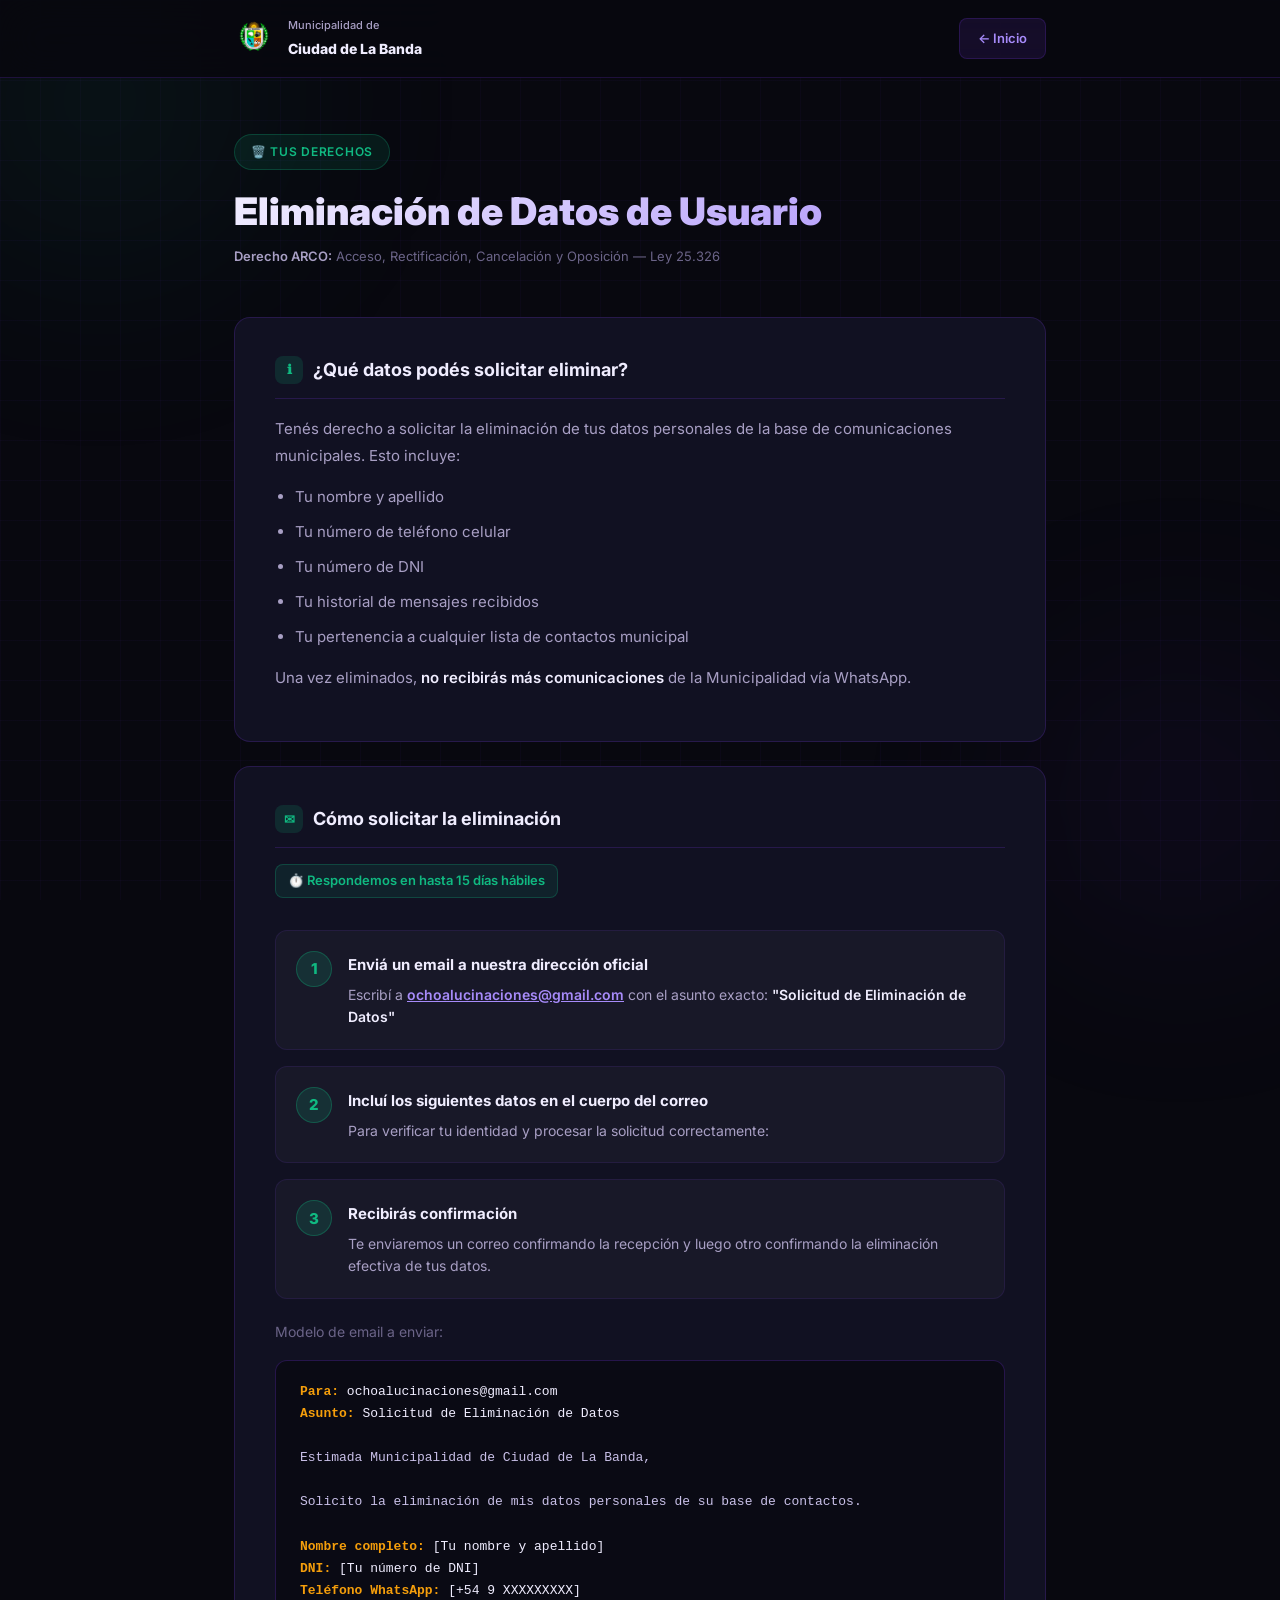
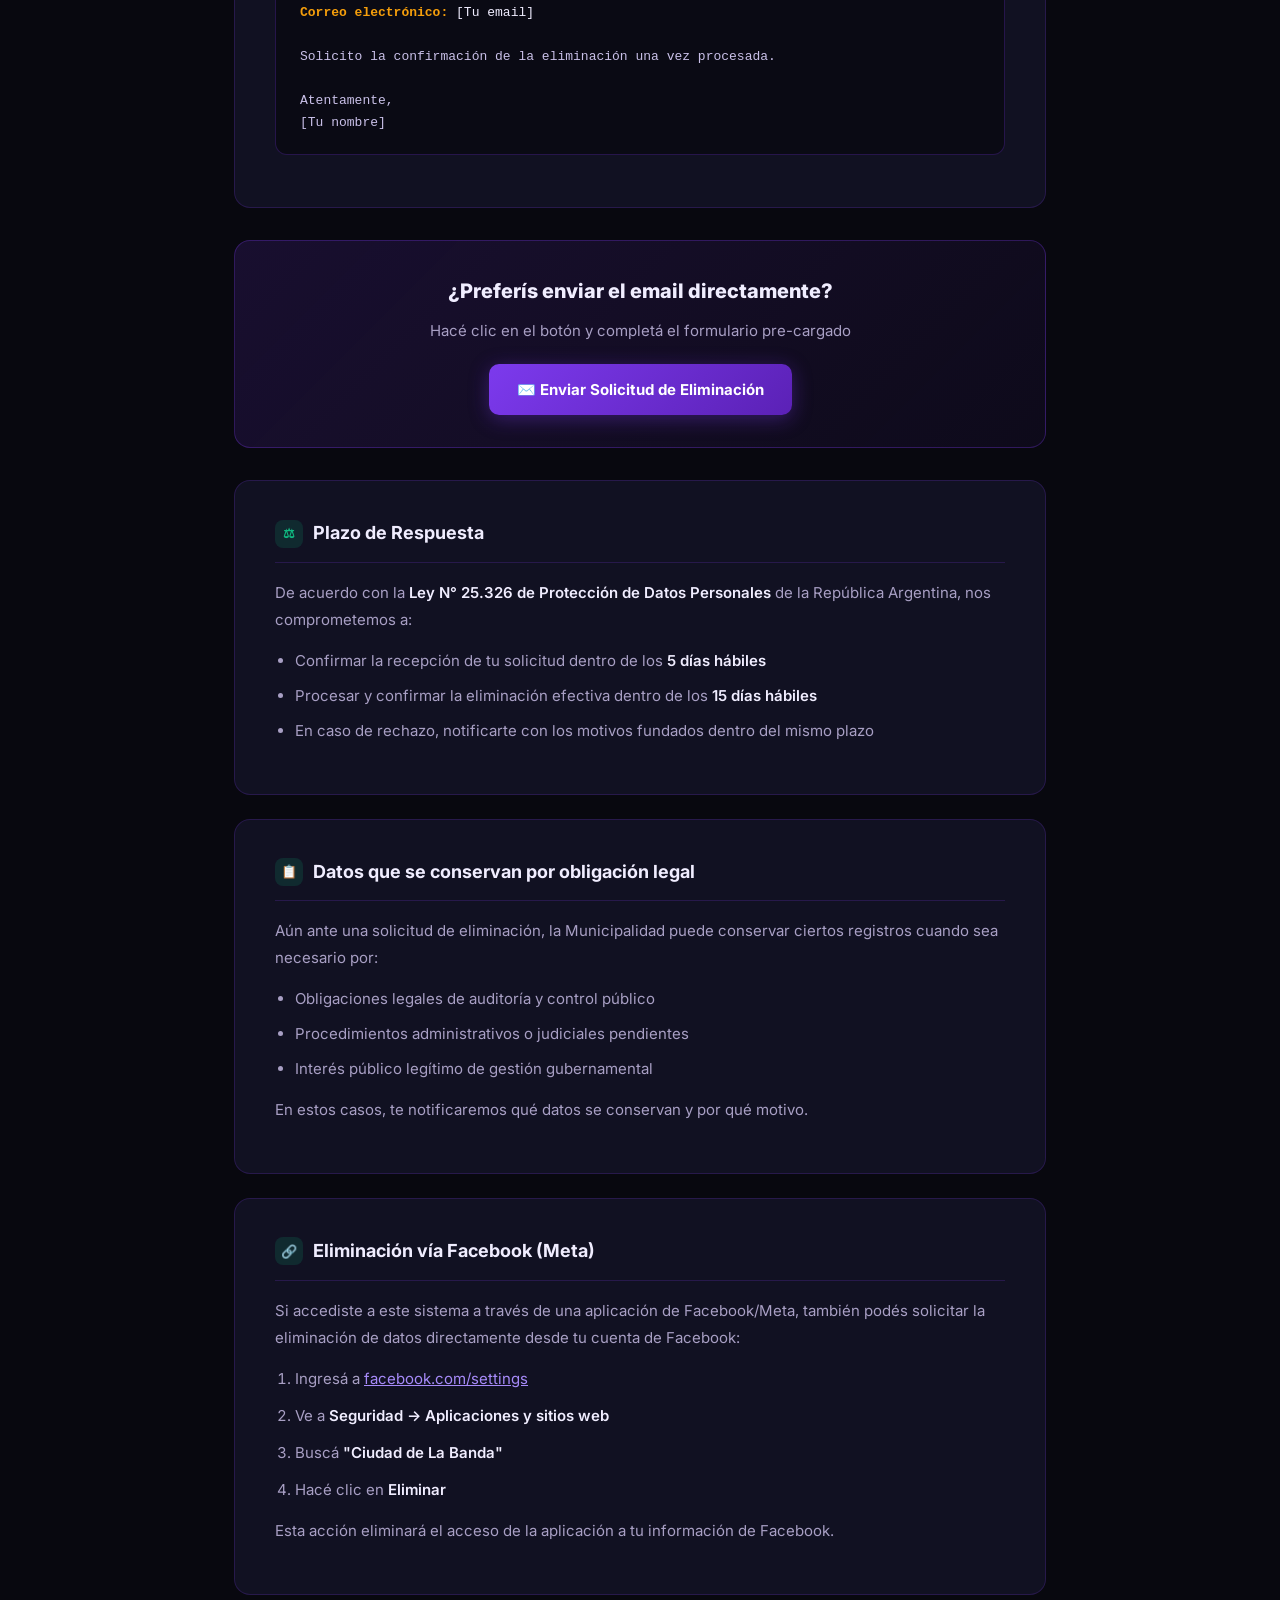
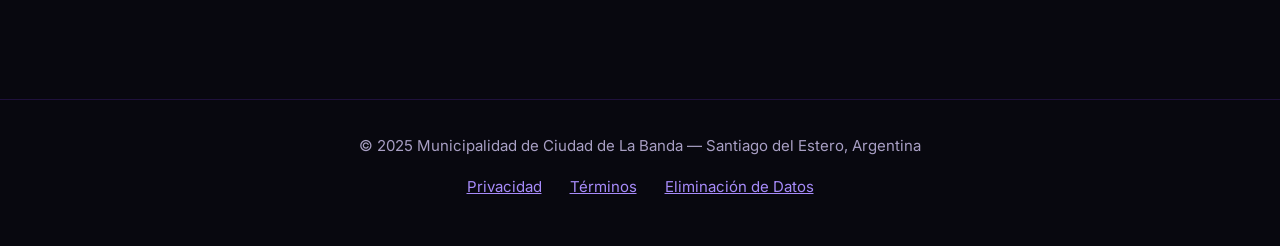
<file: eliminacion-datos.html>
<!DOCTYPE html>
<html lang="es">
<head>
  <meta charset="UTF-8">
  <meta name="viewport" content="width=device-width, initial-scale=1.0">
  <title>Eliminación de Datos — Municipalidad de Ciudad de La Banda</title>
  <meta name="description" content="Instrucciones para solicitar la eliminación de datos personales del sistema WhatsApp de la Municipalidad de Ciudad de La Banda.">
  <link rel="icon" type="image/png" href="favicon64.png">
  <link rel="preconnect" href="https://fonts.googleapis.com">
  <link href="https://fonts.googleapis.com/css2?family=Inter:wght@300;400;500;600;700;800&display=swap" rel="stylesheet">
  <style>
    :root {
      --lavanda: #7c3aed; --lavanda-light: #a78bfa; --gold: #f59e0b;
      --green: #10b981; --red: #ef4444;
      --bg: #08080f; --bg-card: #111122; --border: rgba(124,58,237,0.2);
      --text: #f0edff; --muted: #a89fc4; --dim: #6b6488;
    }
    *, *::before, *::after { box-sizing: border-box; margin: 0; padding: 0; }
    body { font-family: 'Inter', sans-serif; background: var(--bg); color: var(--text); line-height: 1.8; -webkit-font-smoothing: antialiased; }
    .bg-grid { position: fixed; inset: 0; z-index: 0; pointer-events: none;
      background-image: linear-gradient(rgba(124,58,237,0.04) 1px, transparent 1px), linear-gradient(90deg, rgba(124,58,237,0.04) 1px, transparent 1px); background-size: 40px 40px; }
    .glow { position: fixed; border-radius: 50%; filter: blur(100px); pointer-events: none; }
    .g1 { width: 500px; height: 500px; top: -150px; left: -150px; background: radial-gradient(circle, rgba(16,185,129,0.1), transparent 70%); }
    .g2 { width: 400px; height: 400px; bottom: -100px; right: -100px; background: radial-gradient(circle, rgba(124,58,237,0.1), transparent 70%); }
    header { position: sticky; top: 0; z-index: 100; background: rgba(8,8,15,0.85); backdrop-filter: blur(20px); border-bottom: 1px solid var(--border); padding: 16px 0; }
    .header-inner { max-width: 860px; margin: 0 auto; padding: 0 24px; display: flex; align-items: center; justify-content: space-between; }
    .logo-wrap { display: flex; align-items: center; gap: 14px; text-decoration: none; }
    .logo-wrap img { width: 40px; height: 40px; object-fit: contain; }
    .logo-text .org { font-size: 11px; color: var(--muted); font-weight: 500; }
    .logo-text .city { font-size: 14px; font-weight: 800; color: var(--text); }
    .back-btn { padding: 8px 18px; border-radius: 8px; background: rgba(124,58,237,0.12); border: 1px solid var(--border); color: var(--lavanda-light); font-size: 13px; font-weight: 600; text-decoration: none; transition: all 0.2s; }
    .back-btn:hover { background: rgba(124,58,237,0.22); }
    main { position: relative; z-index: 1; max-width: 860px; margin: 0 auto; padding: 56px 24px 80px; }
    .page-badge { display: inline-flex; align-items: center; gap: 8px; background: rgba(16,185,129,0.1); border: 1px solid rgba(16,185,129,0.25); border-radius: 99px; padding: 6px 16px; font-size: 12px; font-weight: 600; color: var(--green); letter-spacing: 0.06em; text-transform: uppercase; margin-bottom: 20px; }
    h1 { font-size: 38px; font-weight: 900; line-height: 1.15; margin-bottom: 12px; background: linear-gradient(135deg, #f0edff, var(--lavanda-light)); -webkit-background-clip: text; -webkit-text-fill-color: transparent; background-clip: text; }
    .meta-info { font-size: 13px; color: var(--dim); margin-bottom: 48px; }
    .meta-info strong { color: var(--muted); }
    .card { background: var(--bg-card); border: 1px solid var(--border); border-radius: 16px; padding: 36px 40px; margin-bottom: 24px; }
    h2 { font-size: 18px; font-weight: 700; color: var(--text); margin-bottom: 16px; display: flex; align-items: center; gap: 10px; padding-bottom: 12px; border-bottom: 1px solid var(--border); }
    h2 .num { width: 28px; height: 28px; border-radius: 8px; background: rgba(16,185,129,0.15); color: var(--green); font-size: 13px; font-weight: 800; display: flex; align-items: center; justify-content: center; flex-shrink: 0; }
    p { font-size: 15px; color: var(--muted); margin-bottom: 14px; }
    ul { padding-left: 20px; margin-bottom: 14px; }
    ul li { font-size: 15px; color: var(--muted); margin-bottom: 8px; }
    ol { padding-left: 20px; margin-bottom: 14px; }
    ol li { font-size: 15px; color: var(--muted); margin-bottom: 10px; }
    strong { color: var(--text); font-weight: 600; }
    a { color: var(--lavanda-light); }

    /* Steps */
    .steps { display: flex; flex-direction: column; gap: 16px; margin: 20px 0; }
    .step {
      display: flex; gap: 16px; align-items: flex-start;
      background: rgba(255,255,255,0.03); border: 1px solid rgba(124,58,237,0.12);
      border-radius: 12px; padding: 20px;
    }
    .step-num {
      width: 36px; height: 36px; border-radius: 50%; flex-shrink: 0;
      background: rgba(16,185,129,0.15); border: 1px solid rgba(16,185,129,0.3);
      color: var(--green); font-size: 15px; font-weight: 800;
      display: flex; align-items: center; justify-content: center;
    }
    .step-content .step-title { font-size: 15px; font-weight: 700; color: var(--text); margin-bottom: 6px; }
    .step-content .step-desc { font-size: 14px; color: var(--muted); line-height: 1.6; }

    /* Email template */
    .email-box {
      background: rgba(0,0,0,0.4); border: 1px solid rgba(124,58,237,0.25);
      border-radius: 12px; padding: 20px 24px; font-family: monospace;
      font-size: 13px; color: #c9c0e8; line-height: 1.7; margin: 16px 0;
    }
    .email-box .field { color: var(--gold); font-weight: 600; }
    .email-box .val { color: var(--text); }

    /* CTA */
    .cta-box {
      background: linear-gradient(135deg, rgba(124,58,237,0.15), rgba(124,58,237,0.05));
      border: 1px solid rgba(124,58,237,0.3); border-radius: 16px;
      padding: 32px 36px; text-align: center; margin: 32px 0;
    }
    .cta-box h3 { font-size: 20px; font-weight: 800; margin-bottom: 8px; }
    .cta-box p { margin-bottom: 20px; }
    .cta-btn {
      display: inline-flex; align-items: center; gap: 8px;
      background: linear-gradient(135deg, var(--lavanda), #5b21b6);
      color: white; padding: 12px 28px; border-radius: 10px;
      font-size: 15px; font-weight: 700; text-decoration: none;
      box-shadow: 0 4px 20px rgba(124,58,237,0.35);
      transition: all 0.2s;
    }
    .cta-btn:hover { transform: translateY(-2px); box-shadow: 0 8px 28px rgba(124,58,237,0.45); }

    .time-badge { display: inline-flex; align-items: center; gap: 6px; background: rgba(16,185,129,0.1); border: 1px solid rgba(16,185,129,0.25); border-radius: 8px; padding: 4px 12px; font-size: 13px; color: var(--green); font-weight: 600; margin-bottom: 12px; }

    footer { text-align: center; padding: 32px 24px; border-top: 1px solid var(--border); font-size: 13px; color: var(--dim); position: relative; z-index: 1; }
  </style>
</head>
<body>
<div class="bg-grid"></div>
<div class="glow g1"></div>
<div class="glow g2"></div>

<header>
  <div class="header-inner">
    <a class="logo-wrap" href="inicio.html">
      <img src="logo-sm.png" alt="Escudo La Banda">
      <div class="logo-text">
        <div class="org">Municipalidad de</div>
        <div class="city">Ciudad de La Banda</div>
      </div>
    </a>
    <a class="back-btn" href="inicio.html">← Inicio</a>
  </div>
</header>

<main>
  <div class="page-badge">🗑️ Tus Derechos</div>
  <h1>Eliminación de Datos de Usuario</h1>
  <p class="meta-info"><strong>Derecho ARCO:</strong> Acceso, Rectificación, Cancelación y Oposición — Ley 25.326</p>

  <div class="card">
    <h2><span class="num">ℹ</span>¿Qué datos podés solicitar eliminar?</h2>
    <p>Tenés derecho a solicitar la eliminación de tus datos personales de la base de comunicaciones municipales. Esto incluye:</p>
    <ul>
      <li>Tu nombre y apellido</li>
      <li>Tu número de teléfono celular</li>
      <li>Tu número de DNI</li>
      <li>Tu historial de mensajes recibidos</li>
      <li>Tu pertenencia a cualquier lista de contactos municipal</li>
    </ul>
    <p>Una vez eliminados, <strong>no recibirás más comunicaciones</strong> de la Municipalidad vía WhatsApp.</p>
  </div>

  <div class="card">
    <h2><span class="num">✉</span>Cómo solicitar la eliminación</h2>
    <div class="time-badge">⏱️ Respondemos en hasta 15 días hábiles</div>

    <div class="steps">
      <div class="step">
        <div class="step-num">1</div>
        <div class="step-content">
          <div class="step-title">Enviá un email a nuestra dirección oficial</div>
          <div class="step-desc">Escribí a <strong><a href="mailto:ochoalucinaciones@gmail.com">ochoalucinaciones@gmail.com</a></strong> con el asunto exacto: <strong>"Solicitud de Eliminación de Datos"</strong></div>
        </div>
      </div>
      <div class="step">
        <div class="step-num">2</div>
        <div class="step-content">
          <div class="step-title">Incluí los siguientes datos en el cuerpo del correo</div>
          <div class="step-desc">Para verificar tu identidad y procesar la solicitud correctamente:</div>
        </div>
      </div>
      <div class="step">
        <div class="step-num">3</div>
        <div class="step-content">
          <div class="step-title">Recibirás confirmación</div>
          <div class="step-desc">Te enviaremos un correo confirmando la recepción y luego otro confirmando la eliminación efectiva de tus datos.</div>
        </div>
      </div>
    </div>

    <p style="margin-top:8px;font-size:14px;color:var(--dim)">Modelo de email a enviar:</p>
    <div class="email-box">
      <span class="field">Para:</span> <span class="val">ochoalucinaciones@gmail.com</span><br>
      <span class="field">Asunto:</span> <span class="val">Solicitud de Eliminación de Datos</span><br><br>
      Estimada Municipalidad de Ciudad de La Banda,<br><br>
      Solicito la eliminación de mis datos personales de su base de contactos.<br><br>
      <span class="field">Nombre completo:</span> <span class="val">[Tu nombre y apellido]</span><br>
      <span class="field">DNI:</span> <span class="val">[Tu número de DNI]</span><br>
      <span class="field">Teléfono WhatsApp:</span> <span class="val">[+54 9 XXXXXXXXX]</span><br>
      <span class="field">Correo electrónico:</span> <span class="val">[Tu email]</span><br><br>
      Solicito la confirmación de la eliminación una vez procesada.<br><br>
      Atentamente,<br>
      [Tu nombre]
    </div>
  </div>

  <div class="cta-box">
    <h3>¿Preferís enviar el email directamente?</h3>
    <p>Hacé clic en el botón y completá el formulario pre-cargado</p>
    <a class="cta-btn" href="mailto:ochoalucinaciones@gmail.com?subject=Solicitud%20de%20Eliminaci%C3%B3n%20de%20Datos&body=Estimada%20Municipalidad%20de%20Ciudad%20de%20La%20Banda%2C%0A%0ASolicito%20la%20eliminaci%C3%B3n%20de%20mis%20datos%20personales%20de%20su%20base%20de%20contactos.%0A%0ANombre%20completo%3A%20%5BTu%20nombre%5D%0ADNI%3A%20%5BTu%20DNI%5D%0ATel%C3%A9fono%3A%20%5B%2B54%209%20XXXXXXXXX%5D%0AEmail%3A%20%5BTu%20email%5D%0A%0ASolicito%20confirmaci%C3%B3n%20de%20la%20eliminaci%C3%B3n.%0A%0AAtentamente%2C%0A%5BTu%20nombre%5D">
      ✉️ Enviar Solicitud de Eliminación
    </a>
  </div>

  <div class="card">
    <h2><span class="num">⚖</span>Plazo de Respuesta</h2>
    <p>De acuerdo con la <strong>Ley N° 25.326 de Protección de Datos Personales</strong> de la República Argentina, nos comprometemos a:</p>
    <ul>
      <li>Confirmar la recepción de tu solicitud dentro de los <strong>5 días hábiles</strong></li>
      <li>Procesar y confirmar la eliminación efectiva dentro de los <strong>15 días hábiles</strong></li>
      <li>En caso de rechazo, notificarte con los motivos fundados dentro del mismo plazo</li>
    </ul>
  </div>

  <div class="card">
    <h2><span class="num">📋</span>Datos que se conservan por obligación legal</h2>
    <p>Aún ante una solicitud de eliminación, la Municipalidad puede conservar ciertos registros cuando sea necesario por:</p>
    <ul>
      <li>Obligaciones legales de auditoría y control público</li>
      <li>Procedimientos administrativos o judiciales pendientes</li>
      <li>Interés público legítimo de gestión gubernamental</li>
    </ul>
    <p>En estos casos, te notificaremos qué datos se conservan y por qué motivo.</p>
  </div>

  <div class="card">
    <h2><span class="num">🔗</span>Eliminación vía Facebook (Meta)</h2>
    <p>Si accediste a este sistema a través de una aplicación de Facebook/Meta, también podés solicitar la eliminación de datos directamente desde tu cuenta de Facebook:</p>
    <ol>
      <li>Ingresá a <a href="https://www.facebook.com/settings" target="_blank" rel="noopener">facebook.com/settings</a></li>
      <li>Ve a <strong>Seguridad → Aplicaciones y sitios web</strong></li>
      <li>Buscá <strong>"Ciudad de La Banda"</strong></li>
      <li>Hacé clic en <strong>Eliminar</strong></li>
    </ol>
    <p>Esta acción eliminará el acceso de la aplicación a tu información de Facebook.</p>
  </div>
</main>

<footer>
  <p>© 2025 Municipalidad de Ciudad de La Banda — Santiago del Estero, Argentina</p>
  <p style="margin-top:8px">
    <a href="privacidad.html" style="color:var(--lavanda-light);margin:0 12px">Privacidad</a>
    <a href="terminos.html" style="color:var(--lavanda-light);margin:0 12px">Términos</a>
    <a href="eliminacion-datos.html" style="color:var(--lavanda-light);margin:0 12px">Eliminación de Datos</a>
  </p>
</footer>
</body>
</html>
</file>
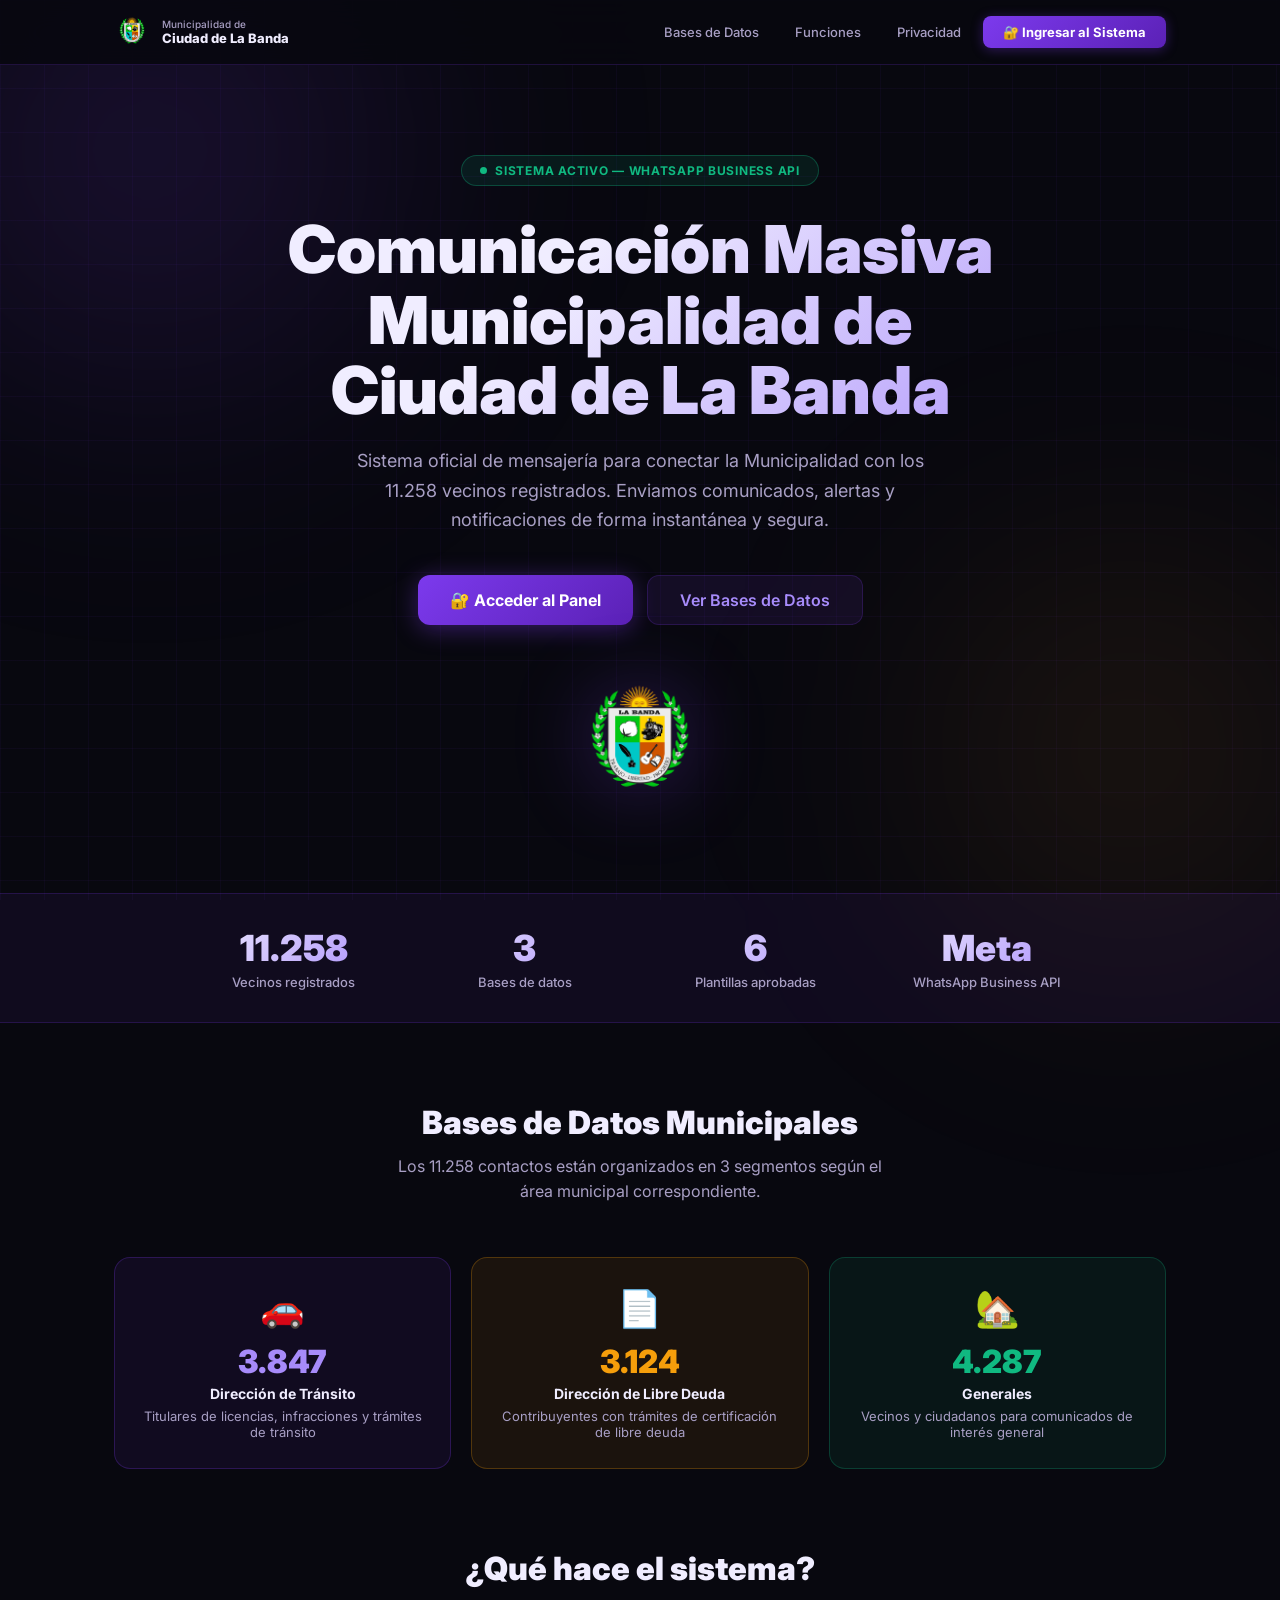
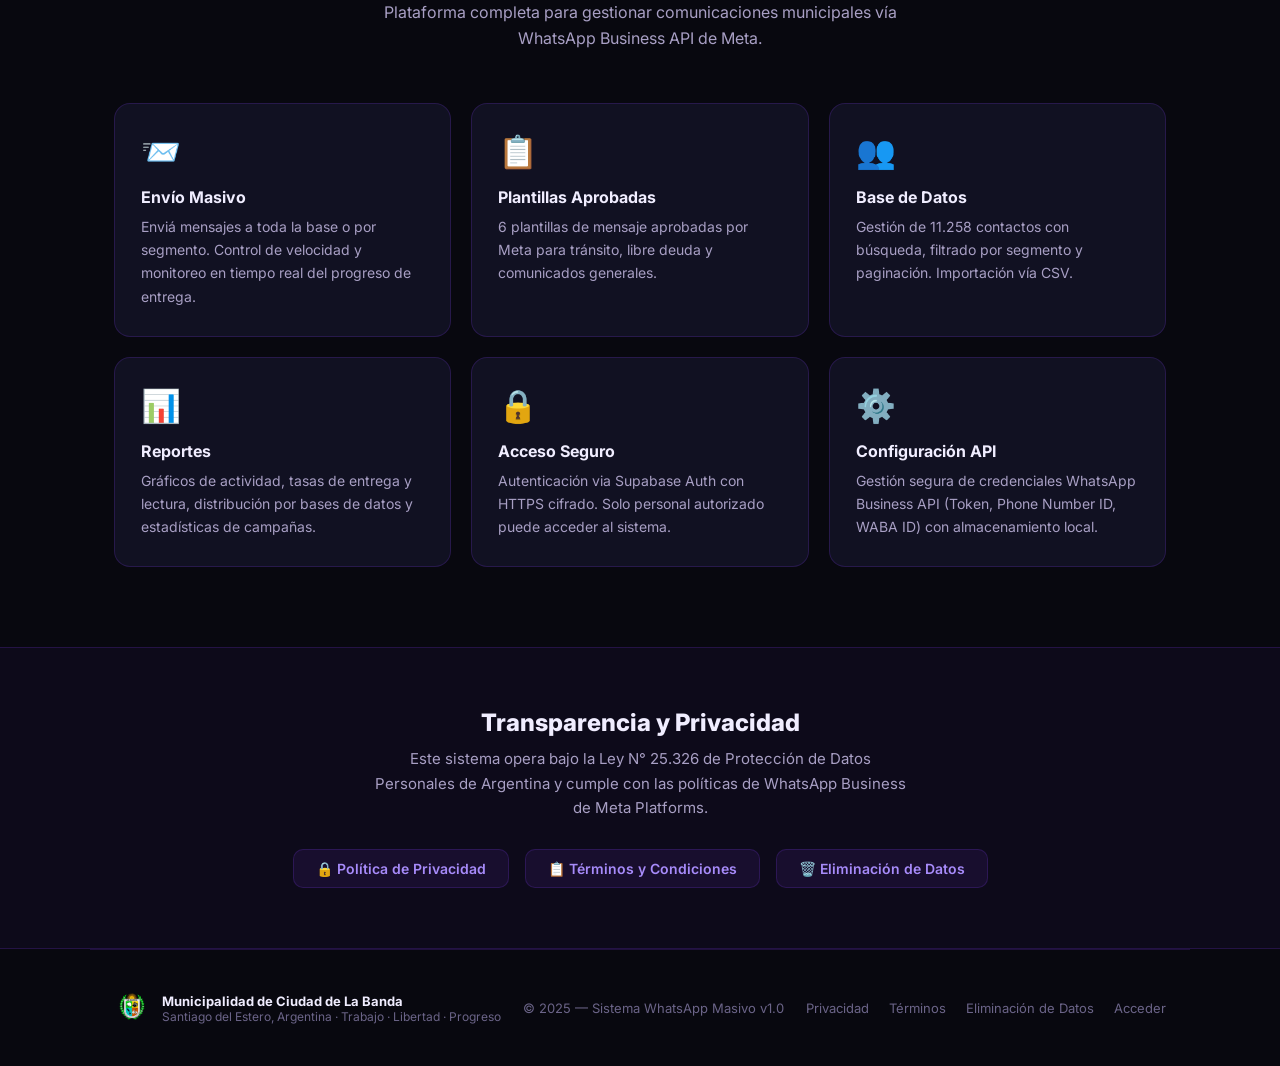
<file: inicio.html>
<!DOCTYPE html>
<html lang="es">
<head>
  <meta charset="UTF-8">
  <meta name="viewport" content="width=device-width, initial-scale=1.0">
  <title>Sistema de Mensajería WhatsApp — Municipalidad de Ciudad de La Banda</title>
  <meta name="description" content="Sistema oficial de mensajería masiva WhatsApp Business de la Municipalidad de Ciudad de La Banda, Santiago del Estero.">
  <link rel="icon" type="image/png" href="favicon64.png">
  <link rel="canonical" href="https://whatsapp-masivo-ciudad-de-la-banda.vercel.app/inicio.html">
  <link rel="preconnect" href="https://fonts.googleapis.com">
  <link href="https://fonts.googleapis.com/css2?family=Inter:wght@300;400;500;600;700;800;900&display=swap" rel="stylesheet">
  <style>
    :root {
      --lavanda: #7c3aed; --lavanda-l: #a78bfa; --lavanda-d: #5b21b6;
      --gold: #f59e0b; --green: #10b981;
      --bg: #08080f; --bg-card: #111122; --border: rgba(124,58,237,0.2);
      --text: #f0edff; --muted: #a89fc4; --dim: #6b6488;
    }
    *, *::before, *::after { box-sizing: border-box; margin: 0; padding: 0; }
    body { font-family: 'Inter', sans-serif; background: var(--bg); color: var(--text); -webkit-font-smoothing: antialiased; overflow-x: hidden; }

    /* BG */
    .bg-grid { position: fixed; inset: 0; z-index: 0; pointer-events: none;
      background-image: linear-gradient(rgba(124,58,237,0.05) 1px, transparent 1px), linear-gradient(90deg, rgba(124,58,237,0.05) 1px, transparent 1px);
      background-size: 44px 44px; }
    .glow { position: fixed; border-radius: 50%; filter: blur(120px); pointer-events: none; animation: drift 16s ease-in-out infinite alternate; }
    .g1 { width: 700px; height: 700px; top: -200px; left: -200px; background: radial-gradient(circle, rgba(124,58,237,0.2), transparent 70%); }
    .g2 { width: 600px; height: 600px; bottom: -150px; right: -150px; background: radial-gradient(circle, rgba(245,158,11,0.12), transparent 70%); animation-delay: -6s; }
    @keyframes drift { from { transform: translate(0,0); } to { transform: translate(40px,50px); } }

    /* NAVBAR */
    nav { position: sticky; top: 0; z-index: 100; background: rgba(8,8,15,0.85); backdrop-filter: blur(20px); border-bottom: 1px solid var(--border); padding: 14px 0; }
    .nav-inner { max-width: 1100px; margin: 0 auto; padding: 0 24px; display: flex; align-items: center; justify-content: space-between; }
    .nav-logo { display: flex; align-items: center; gap: 12px; text-decoration: none; }
    .nav-logo img { width: 36px; height: 36px; object-fit: contain; }
    .nav-logo .org { font-size: 10px; color: var(--muted); font-weight: 500; }
    .nav-logo .city { font-size: 13px; font-weight: 800; color: var(--text); }
    .nav-links { display: flex; align-items: center; gap: 8px; }
    .nav-link { padding: 7px 14px; border-radius: 8px; color: var(--muted); font-size: 13px; font-weight: 500; text-decoration: none; transition: color 0.2s; }
    .nav-link:hover { color: var(--text); }
    .nav-cta { padding: 8px 20px; border-radius: 8px; background: linear-gradient(135deg, var(--lavanda), var(--lavanda-d)); color: white; font-size: 13px; font-weight: 700; text-decoration: none; box-shadow: 0 2px 12px rgba(124,58,237,0.35); transition: all 0.2s; }
    .nav-cta:hover { transform: translateY(-1px); box-shadow: 0 4px 20px rgba(124,58,237,0.5); }

    /* HERO */
    .hero { position: relative; z-index: 1; max-width: 1100px; margin: 0 auto; padding: 90px 24px 80px; text-align: center; }
    .hero-badge { display: inline-flex; align-items: center; gap: 8px; background: rgba(16,185,129,0.1); border: 1px solid rgba(16,185,129,0.3); border-radius: 99px; padding: 7px 18px; font-size: 12px; font-weight: 700; color: var(--green); letter-spacing: 0.06em; text-transform: uppercase; margin-bottom: 28px; }
    .hero-badge .dot { width: 7px; height: 7px; background: var(--green); border-radius: 50%; animation: pulse 2s infinite; }
    @keyframes pulse { 0%, 100% { opacity: 1; } 50% { opacity: 0.4; } }
    h1 { font-size: clamp(36px, 6vw, 66px); font-weight: 900; line-height: 1.07; margin-bottom: 20px;
      background: linear-gradient(135deg, #f0edff 40%, var(--lavanda-l));
      -webkit-background-clip: text; -webkit-text-fill-color: transparent; background-clip: text; }
    .hero-sub { font-size: 18px; color: var(--muted); max-width: 600px; margin: 0 auto 40px; line-height: 1.65; }
    .hero-actions { display: flex; gap: 14px; justify-content: center; flex-wrap: wrap; }
    .btn-primary { padding: 14px 32px; border-radius: 12px; background: linear-gradient(135deg, var(--lavanda), var(--lavanda-d)); color: white; font-size: 16px; font-weight: 700; text-decoration: none; box-shadow: 0 4px 24px rgba(124,58,237,0.4); transition: all 0.2s; display: flex; align-items: center; gap: 8px; }
    .btn-primary:hover { transform: translateY(-2px); box-shadow: 0 8px 36px rgba(124,58,237,0.55); }
    .btn-secondary { padding: 14px 32px; border-radius: 12px; background: rgba(124,58,237,0.1); border: 1px solid var(--border); color: var(--lavanda-l); font-size: 16px; font-weight: 600; text-decoration: none; transition: all 0.2s; }
    .btn-secondary:hover { background: rgba(124,58,237,0.18); }

    /* ESCUDO HERO */
    .hero-logo-wrap { margin: 48px auto 0; width: 140px; height: 140px; display: flex; align-items: center; justify-content: center;
      filter: drop-shadow(0 0 40px rgba(124,58,237,0.35)); animation: float 5s ease-in-out infinite alternate; }
    @keyframes float { from { transform: translateY(0); } to { transform: translateY(-12px); } }

    /* STATS */
    .stats-strip { position: relative; z-index: 1; background: rgba(124,58,237,0.07); border-top: 1px solid var(--border); border-bottom: 1px solid var(--border); padding: 32px 24px; }
    .stats-inner { max-width: 900px; margin: 0 auto; display: grid; grid-template-columns: repeat(4, 1fr); gap: 24px; text-align: center; }
    .stat-n { font-size: 36px; font-weight: 900; background: linear-gradient(135deg, #f0edff, var(--lavanda-l)); -webkit-background-clip: text; -webkit-text-fill-color: transparent; background-clip: text; }
    .stat-l { font-size: 13px; color: var(--muted); margin-top: 4px; font-weight: 500; }

    /* FEATURES */
    .section { position: relative; z-index: 1; max-width: 1100px; margin: 0 auto; padding: 80px 24px; }
    .section-title { text-align: center; font-size: 32px; font-weight: 900; margin-bottom: 12px; }
    .section-sub { text-align: center; color: var(--muted); font-size: 16px; max-width: 520px; margin: 0 auto 52px; line-height: 1.6; }
    .features-grid { display: grid; grid-template-columns: repeat(3, 1fr); gap: 20px; }
    .feat-card { background: var(--bg-card); border: 1px solid var(--border); border-radius: 16px; padding: 28px 26px; transition: border-color 0.2s, transform 0.2s; }
    .feat-card:hover { border-color: rgba(124,58,237,0.5); transform: translateY(-4px); }
    .feat-icon { font-size: 32px; margin-bottom: 16px; }
    .feat-title { font-size: 16px; font-weight: 700; margin-bottom: 8px; }
    .feat-desc { font-size: 14px; color: var(--muted); line-height: 1.65; }

    /* BASES */
    .bases-grid { display: grid; grid-template-columns: repeat(3, 1fr); gap: 20px; }
    .base-card { border-radius: 16px; padding: 28px 24px; text-align: center; border: 1px solid; }
    .base-card.transit { background: rgba(124,58,237,0.08); border-color: rgba(124,58,237,0.25); }
    .base-card.deuda { background: rgba(245,158,11,0.08); border-color: rgba(245,158,11,0.25); }
    .base-card.general { background: rgba(16,185,129,0.08); border-color: rgba(16,185,129,0.25); }
    .base-icon { font-size: 36px; margin-bottom: 12px; }
    .base-num { font-size: 32px; font-weight: 900; margin-bottom: 4px; }
    .base-card.transit .base-num { color: var(--lavanda-l); }
    .base-card.deuda .base-num { color: var(--gold); }
    .base-card.general .base-num { color: var(--green); }
    .base-name { font-size: 14px; font-weight: 700; margin-bottom: 6px; }
    .base-desc { font-size: 13px; color: var(--muted); }

    /* LEGAL */
    .legal-section { position: relative; z-index: 1; background: rgba(124,58,237,0.05); border-top: 1px solid var(--border); border-bottom: 1px solid var(--border); padding: 60px 24px; }
    .legal-inner { max-width: 900px; margin: 0 auto; text-align: center; }
    .legal-links { display: flex; gap: 16px; justify-content: center; flex-wrap: wrap; margin-top: 28px; }
    .legal-link { padding: 10px 22px; border-radius: 10px; background: rgba(124,58,237,0.1); border: 1px solid var(--border); color: var(--lavanda-l); font-size: 14px; font-weight: 600; text-decoration: none; transition: all 0.2s; }
    .legal-link:hover { background: rgba(124,58,237,0.2); transform: translateY(-2px); }

    /* FOOTER */
    footer { position: relative; z-index: 1; max-width: 1100px; margin: 0 auto; padding: 40px 24px; display: flex; align-items: center; justify-content: space-between; flex-wrap: gap; gap: 20px; border-top: 1px solid var(--border); }
    .footer-logo { display: flex; align-items: center; gap: 12px; }
    .footer-logo img { width: 36px; height: 36px; object-fit: contain; }
    .footer-copy { font-size: 13px; color: var(--dim); }
    .footer-legal { display: flex; gap: 20px; flex-wrap: wrap; }
    .footer-legal a { font-size: 13px; color: var(--dim); text-decoration: none; transition: color 0.2s; }
    .footer-legal a:hover { color: var(--lavanda-l); }

    @media (max-width: 720px) {
      .features-grid, .bases-grid { grid-template-columns: 1fr; }
      .stats-inner { grid-template-columns: repeat(2, 1fr); }
      footer { flex-direction: column; text-align: center; }
      .nav-links .nav-link { display: none; }
    }
  </style>
</head>
<body>
<div class="bg-grid"></div>
<div class="glow g1"></div>
<div class="glow g2"></div>

<!-- NAVBAR -->
<nav>
  <div class="nav-inner">
    <a class="nav-logo" href="inicio.html">
      <img src="logo-sm.png" alt="Escudo">
      <div>
        <div class="org">Municipalidad de</div>
        <div class="city">Ciudad de La Banda</div>
      </div>
    </a>
    <div class="nav-links">
      <a class="nav-link" href="#bases">Bases de Datos</a>
      <a class="nav-link" href="#funciones">Funciones</a>
      <a class="nav-link" href="privacidad.html">Privacidad</a>
      <a class="nav-cta" href="login.html">🔐 Ingresar al Sistema</a>
    </div>
  </div>
</nav>

<!-- HERO -->
<div class="hero">
  <div class="hero-badge">
    <span class="dot"></span>
    Sistema Activo — WhatsApp Business API
  </div>
  <h1>Comunicación Masiva<br>Municipalidad de<br>Ciudad de La Banda</h1>
  <p class="hero-sub">
    Sistema oficial de mensajería para conectar la Municipalidad con los 11.258 vecinos registrados. Enviamos comunicados, alertas y notificaciones de forma instantánea y segura.
  </p>
  <div class="hero-actions">
    <a class="btn-primary" href="login.html">🔐 Acceder al Panel</a>
    <a class="btn-secondary" href="#bases">Ver Bases de Datos</a>
  </div>
  <div class="hero-logo-wrap">
    <img src="logo.png" alt="Escudo Municipalidad Ciudad de La Banda" style="width:140px;height:140px;object-fit:contain">
  </div>
</div>

<!-- STATS -->
<div class="stats-strip">
  <div class="stats-inner">
    <div>
      <div class="stat-n">11.258</div>
      <div class="stat-l">Vecinos registrados</div>
    </div>
    <div>
      <div class="stat-n">3</div>
      <div class="stat-l">Bases de datos</div>
    </div>
    <div>
      <div class="stat-n">6</div>
      <div class="stat-l">Plantillas aprobadas</div>
    </div>
    <div>
      <div class="stat-n">Meta</div>
      <div class="stat-l">WhatsApp Business API</div>
    </div>
  </div>
</div>

<!-- BASES -->
<div class="section" id="bases">
  <h2 class="section-title">Bases de Datos Municipales</h2>
  <p class="section-sub">Los 11.258 contactos están organizados en 3 segmentos según el área municipal correspondiente.</p>
  <div class="bases-grid">
    <div class="base-card transit">
      <div class="base-icon">🚗</div>
      <div class="base-num">3.847</div>
      <div class="base-name">Dirección de Tránsito</div>
      <div class="base-desc">Titulares de licencias, infracciones y trámites de tránsito</div>
    </div>
    <div class="base-card deuda">
      <div class="base-icon">📄</div>
      <div class="base-num">3.124</div>
      <div class="base-name">Dirección de Libre Deuda</div>
      <div class="base-desc">Contribuyentes con trámites de certificación de libre deuda</div>
    </div>
    <div class="base-card general">
      <div class="base-icon">🏡</div>
      <div class="base-num">4.287</div>
      <div class="base-name">Generales</div>
      <div class="base-desc">Vecinos y ciudadanos para comunicados de interés general</div>
    </div>
  </div>
</div>

<!-- FUNCIONES -->
<div class="section" id="funciones" style="padding-top:0">
  <h2 class="section-title">¿Qué hace el sistema?</h2>
  <p class="section-sub">Plataforma completa para gestionar comunicaciones municipales vía WhatsApp Business API de Meta.</p>
  <div class="features-grid">
    <div class="feat-card">
      <div class="feat-icon">📨</div>
      <div class="feat-title">Envío Masivo</div>
      <div class="feat-desc">Enviá mensajes a toda la base o por segmento. Control de velocidad y monitoreo en tiempo real del progreso de entrega.</div>
    </div>
    <div class="feat-card">
      <div class="feat-icon">📋</div>
      <div class="feat-title">Plantillas Aprobadas</div>
      <div class="feat-desc">6 plantillas de mensaje aprobadas por Meta para tránsito, libre deuda y comunicados generales.</div>
    </div>
    <div class="feat-card">
      <div class="feat-icon">👥</div>
      <div class="feat-title">Base de Datos</div>
      <div class="feat-desc">Gestión de 11.258 contactos con búsqueda, filtrado por segmento y paginación. Importación vía CSV.</div>
    </div>
    <div class="feat-card">
      <div class="feat-icon">📊</div>
      <div class="feat-title">Reportes</div>
      <div class="feat-desc">Gráficos de actividad, tasas de entrega y lectura, distribución por bases de datos y estadísticas de campañas.</div>
    </div>
    <div class="feat-card">
      <div class="feat-icon">🔒</div>
      <div class="feat-title">Acceso Seguro</div>
      <div class="feat-desc">Autenticación via Supabase Auth con HTTPS cifrado. Solo personal autorizado puede acceder al sistema.</div>
    </div>
    <div class="feat-card">
      <div class="feat-icon">⚙️</div>
      <div class="feat-title">Configuración API</div>
      <div class="feat-desc">Gestión segura de credenciales WhatsApp Business API (Token, Phone Number ID, WABA ID) con almacenamiento local.</div>
    </div>
  </div>
</div>

<!-- LEGAL -->
<div class="legal-section">
  <div class="legal-inner">
    <h2 style="font-size:24px;font-weight:800;margin-bottom:10px">Transparencia y Privacidad</h2>
    <p style="color:var(--muted);font-size:15px;max-width:540px;margin:0 auto;line-height:1.65">
      Este sistema opera bajo la Ley N° 25.326 de Protección de Datos Personales de Argentina y cumple con las políticas de WhatsApp Business de Meta Platforms.
    </p>
    <div class="legal-links">
      <a class="legal-link" href="privacidad.html">🔒 Política de Privacidad</a>
      <a class="legal-link" href="terminos.html">📋 Términos y Condiciones</a>
      <a class="legal-link" href="eliminacion-datos.html">🗑️ Eliminación de Datos</a>
    </div>
  </div>
</div>

<!-- FOOTER -->
<footer>
  <div class="footer-logo">
    <img src="logo-sm.png" alt="Escudo La Banda">
    <div>
      <div style="font-size:13px;font-weight:700;color:var(--text)">Municipalidad de Ciudad de La Banda</div>
      <div style="font-size:12px;color:var(--dim)">Santiago del Estero, Argentina · Trabajo · Libertad · Progreso</div>
    </div>
  </div>
  <p class="footer-copy">© 2025 — Sistema WhatsApp Masivo v1.0</p>
  <div class="footer-legal">
    <a href="privacidad.html">Privacidad</a>
    <a href="terminos.html">Términos</a>
    <a href="eliminacion-datos.html">Eliminación de Datos</a>
    <a href="login.html">Acceder</a>
  </div>
</footer>

</body>
</html>
</file>
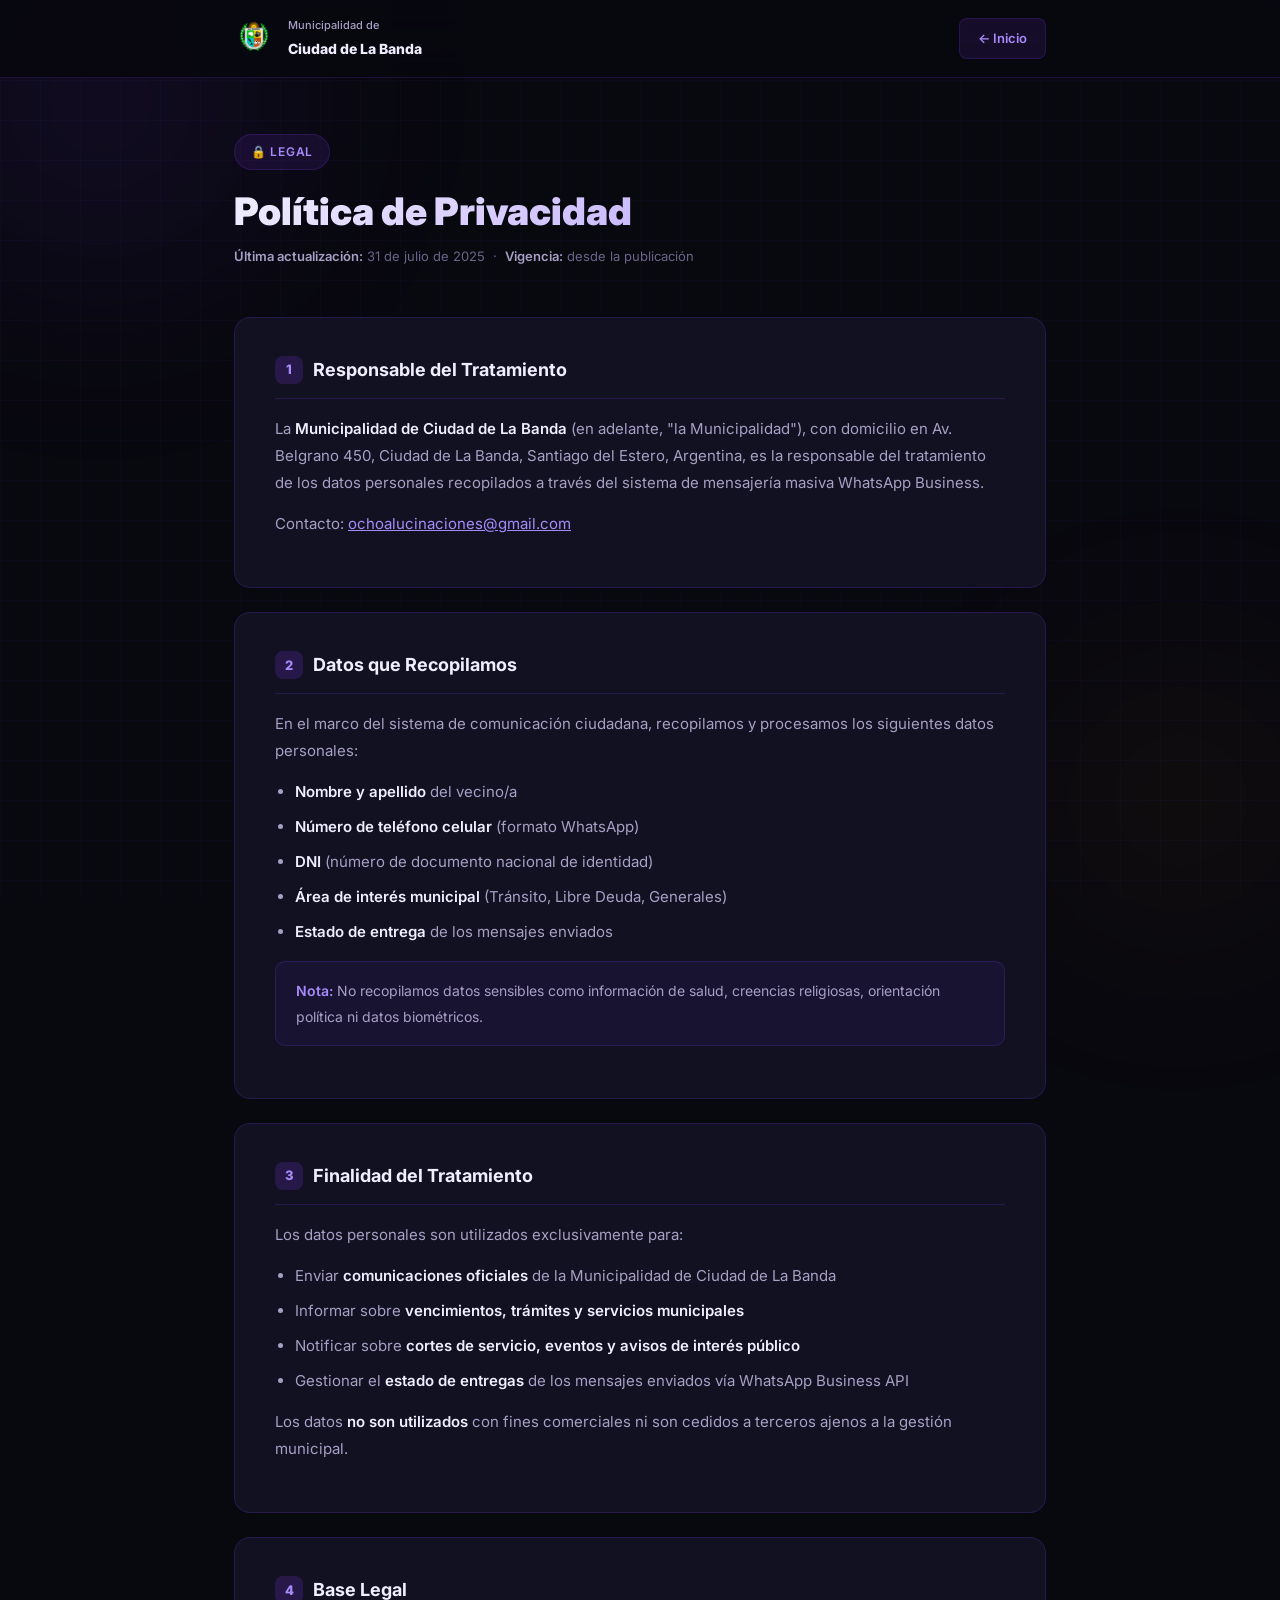
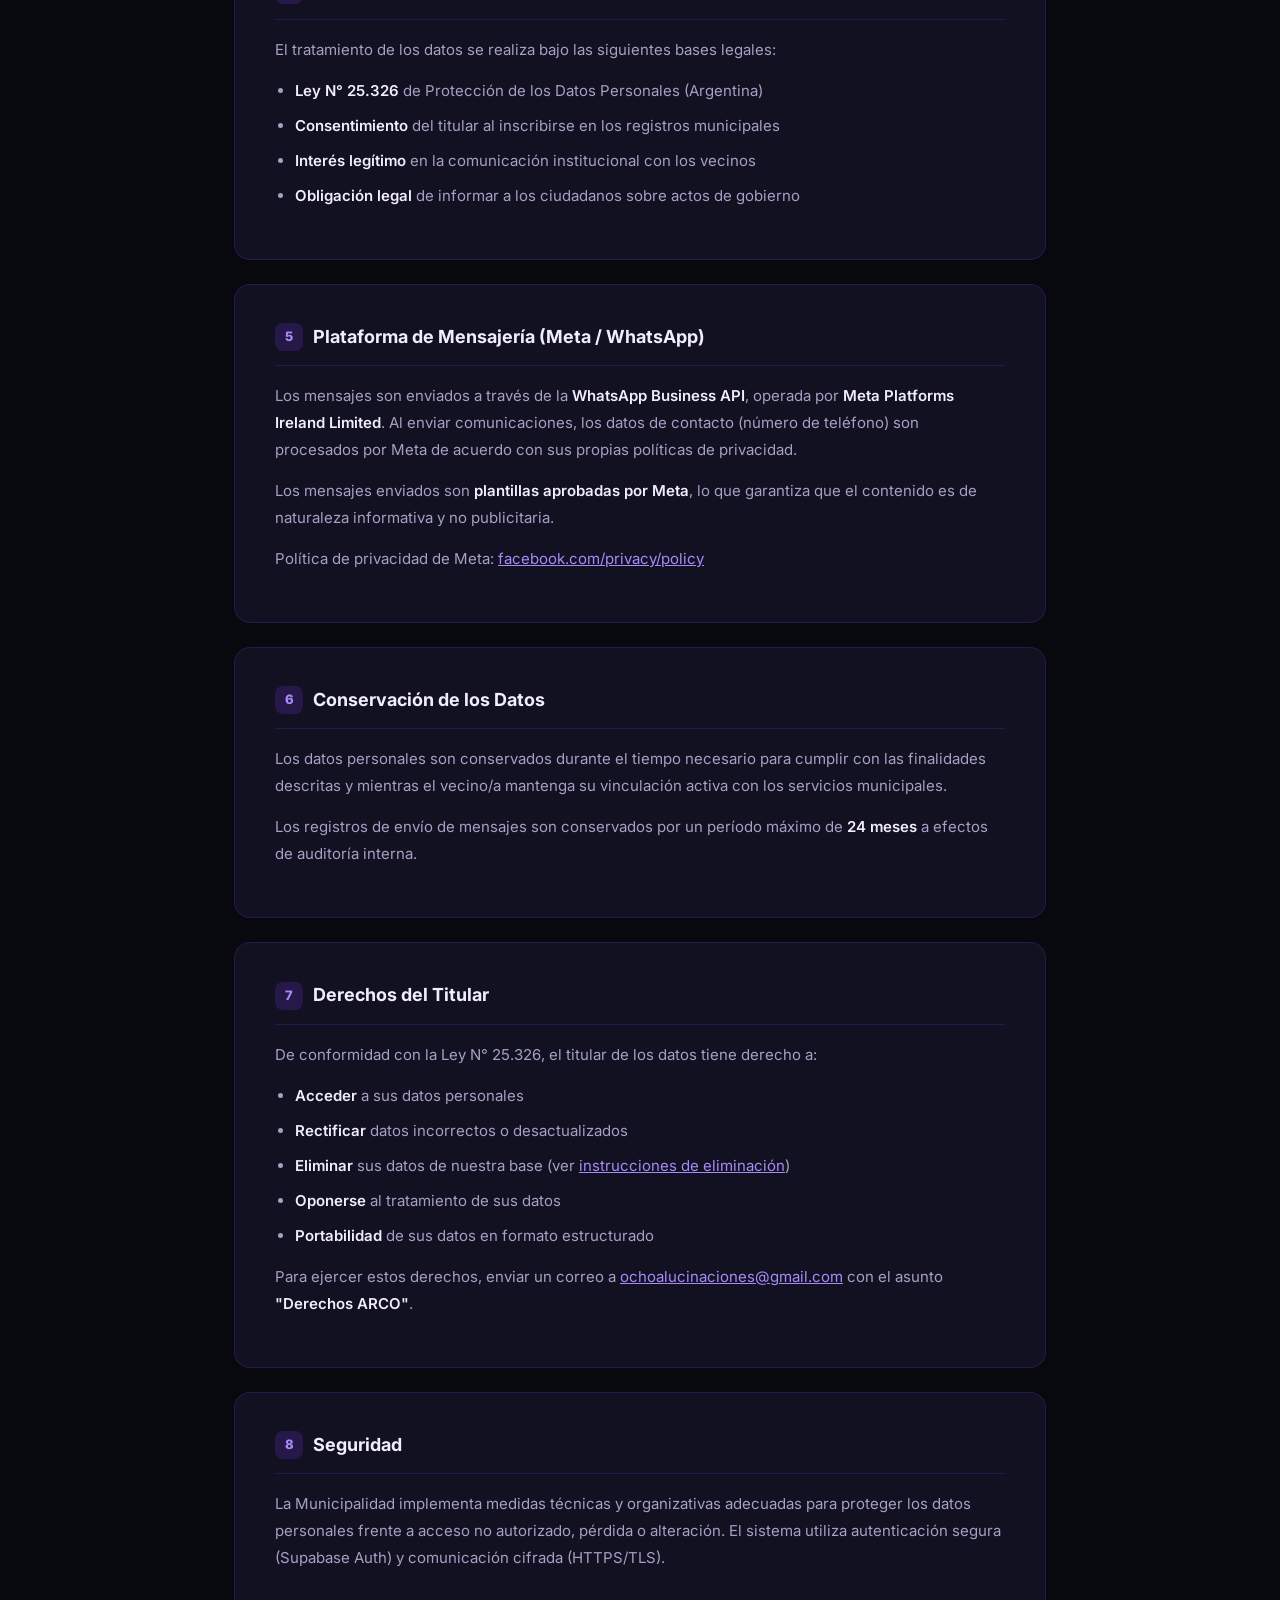
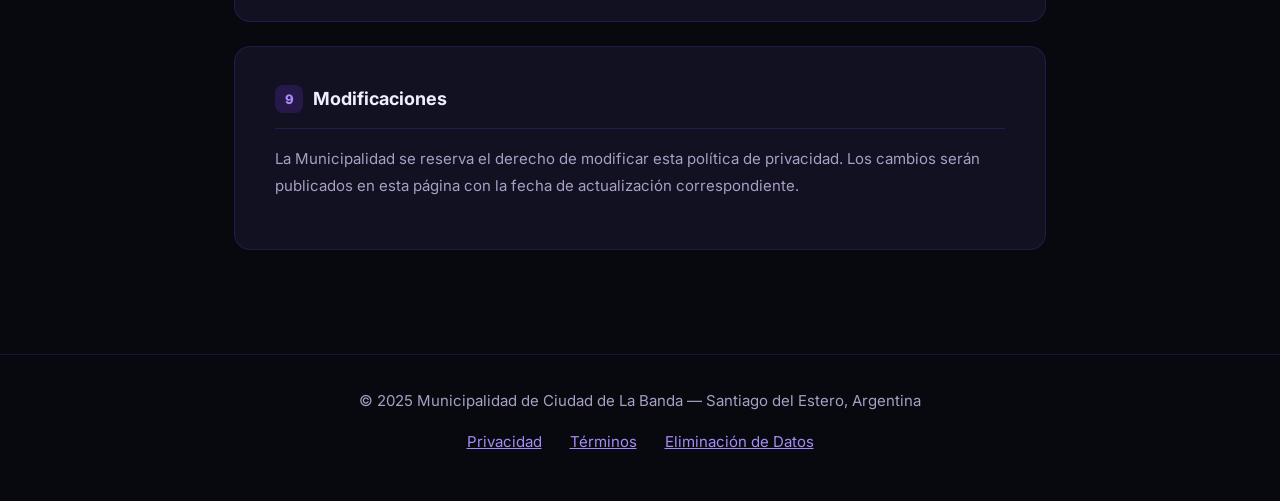
<file: privacidad.html>
<!DOCTYPE html>
<html lang="es">
<head>
  <meta charset="UTF-8">
  <meta name="viewport" content="width=device-width, initial-scale=1.0">
  <title>Política de Privacidad — Municipalidad de Ciudad de La Banda</title>
  <meta name="description" content="Política de Privacidad del sistema de mensajería WhatsApp de la Municipalidad de Ciudad de La Banda.">
  <link rel="icon" type="image/png" href="favicon64.png">
  <link rel="preconnect" href="https://fonts.googleapis.com">
  <link href="https://fonts.googleapis.com/css2?family=Inter:wght@300;400;500;600;700;800&display=swap" rel="stylesheet">
  <style>
    :root {
      --lavanda: #7c3aed;
      --lavanda-light: #a78bfa;
      --gold: #f59e0b;
      --bg: #08080f;
      --bg-card: #111122;
      --border: rgba(124,58,237,0.2);
      --text: #f0edff;
      --muted: #a89fc4;
      --dim: #6b6488;
    }
    *, *::before, *::after { box-sizing: border-box; margin: 0; padding: 0; }
    body {
      font-family: 'Inter', sans-serif;
      background: var(--bg);
      color: var(--text);
      line-height: 1.8;
      -webkit-font-smoothing: antialiased;
    }
    .bg-grid {
      position: fixed; inset: 0; z-index: 0; pointer-events: none;
      background-image:
        linear-gradient(rgba(124,58,237,0.04) 1px, transparent 1px),
        linear-gradient(90deg, rgba(124,58,237,0.04) 1px, transparent 1px);
      background-size: 40px 40px;
    }
    .glow { position: fixed; border-radius: 50%; filter: blur(100px); pointer-events: none; }
    .g1 { width: 500px; height: 500px; top: -150px; left: -150px; background: radial-gradient(circle, rgba(124,58,237,0.14), transparent 70%); }
    .g2 { width: 400px; height: 400px; bottom: -100px; right: -100px; background: radial-gradient(circle, rgba(245,158,11,0.08), transparent 70%); }

    header {
      position: sticky; top: 0; z-index: 100;
      background: rgba(8,8,15,0.85); backdrop-filter: blur(20px);
      border-bottom: 1px solid var(--border);
      padding: 16px 0;
    }
    .header-inner {
      max-width: 860px; margin: 0 auto; padding: 0 24px;
      display: flex; align-items: center; justify-content: space-between;
    }
    .logo-wrap { display: flex; align-items: center; gap: 14px; text-decoration: none; }
    .logo-wrap img { width: 40px; height: 40px; object-fit: contain; }
    .logo-text .org { font-size: 11px; color: var(--muted); font-weight: 500; }
    .logo-text .city { font-size: 14px; font-weight: 800; color: var(--text); }
    .back-btn {
      padding: 8px 18px; border-radius: 8px;
      background: rgba(124,58,237,0.12); border: 1px solid var(--border);
      color: var(--lavanda-light); font-size: 13px; font-weight: 600;
      text-decoration: none; transition: all 0.2s;
    }
    .back-btn:hover { background: rgba(124,58,237,0.22); }

    main { position: relative; z-index: 1; max-width: 860px; margin: 0 auto; padding: 56px 24px 80px; }

    .page-badge {
      display: inline-flex; align-items: center; gap: 8px;
      background: rgba(124,58,237,0.12); border: 1px solid var(--border);
      border-radius: 99px; padding: 6px 16px;
      font-size: 12px; font-weight: 600; color: var(--lavanda-light);
      letter-spacing: 0.06em; text-transform: uppercase;
      margin-bottom: 20px;
    }
    h1 { font-size: 38px; font-weight: 900; line-height: 1.15; margin-bottom: 12px;
      background: linear-gradient(135deg, #f0edff, var(--lavanda-light));
      -webkit-background-clip: text; -webkit-text-fill-color: transparent; background-clip: text;
    }
    .meta-info { font-size: 13px; color: var(--dim); margin-bottom: 48px; }
    .meta-info strong { color: var(--muted); }

    .card {
      background: var(--bg-card); border: 1px solid var(--border);
      border-radius: 16px; padding: 36px 40px; margin-bottom: 24px;
    }
    h2 {
      font-size: 18px; font-weight: 700; color: var(--text);
      margin-bottom: 16px; display: flex; align-items: center; gap: 10px;
      padding-bottom: 12px; border-bottom: 1px solid var(--border);
    }
    h2 .num {
      width: 28px; height: 28px; border-radius: 8px;
      background: rgba(124,58,237,0.2); color: var(--lavanda-light);
      font-size: 13px; font-weight: 800; display: flex; align-items: center; justify-content: center;
      flex-shrink: 0;
    }
    p { font-size: 15px; color: var(--muted); margin-bottom: 14px; }
    ul { padding-left: 20px; margin-bottom: 14px; }
    ul li { font-size: 15px; color: var(--muted); margin-bottom: 8px; }
    strong { color: var(--text); font-weight: 600; }
    a { color: var(--lavanda-light); }

    .highlight {
      background: rgba(124,58,237,0.08); border: 1px solid rgba(124,58,237,0.2);
      border-radius: 10px; padding: 16px 20px; margin: 16px 0;
      font-size: 14px; color: var(--muted);
    }
    .highlight strong { color: var(--lavanda-light); }

    footer {
      text-align: center; padding: 32px 24px;
      border-top: 1px solid var(--border);
      font-size: 13px; color: var(--dim);
      position: relative; z-index: 1;
    }
  </style>
</head>
<body>
<div class="bg-grid"></div>
<div class="glow g1"></div>
<div class="glow g2"></div>

<header>
  <div class="header-inner">
    <a class="logo-wrap" href="inicio.html">
      <img src="logo-sm.png" alt="Escudo La Banda">
      <div class="logo-text">
        <div class="org">Municipalidad de</div>
        <div class="city">Ciudad de La Banda</div>
      </div>
    </a>
    <a class="back-btn" href="inicio.html">← Inicio</a>
  </div>
</header>

<main>
  <div class="page-badge">🔒 Legal</div>
  <h1>Política de Privacidad</h1>
  <p class="meta-info"><strong>Última actualización:</strong> 31 de julio de 2025 &nbsp;·&nbsp; <strong>Vigencia:</strong> desde la publicación</p>

  <div class="card">
    <h2><span class="num">1</span>Responsable del Tratamiento</h2>
    <p>La <strong>Municipalidad de Ciudad de La Banda</strong> (en adelante, "la Municipalidad"), con domicilio en Av. Belgrano 450, Ciudad de La Banda, Santiago del Estero, Argentina, es la responsable del tratamiento de los datos personales recopilados a través del sistema de mensajería masiva WhatsApp Business.</p>
    <p>Contacto: <a href="mailto:ochoalucinaciones@gmail.com">ochoalucinaciones@gmail.com</a></p>
  </div>

  <div class="card">
    <h2><span class="num">2</span>Datos que Recopilamos</h2>
    <p>En el marco del sistema de comunicación ciudadana, recopilamos y procesamos los siguientes datos personales:</p>
    <ul>
      <li><strong>Nombre y apellido</strong> del vecino/a</li>
      <li><strong>Número de teléfono celular</strong> (formato WhatsApp)</li>
      <li><strong>DNI</strong> (número de documento nacional de identidad)</li>
      <li><strong>Área de interés municipal</strong> (Tránsito, Libre Deuda, Generales)</li>
      <li><strong>Estado de entrega</strong> de los mensajes enviados</li>
    </ul>
    <div class="highlight"><strong>Nota:</strong> No recopilamos datos sensibles como información de salud, creencias religiosas, orientación política ni datos biométricos.</div>
  </div>

  <div class="card">
    <h2><span class="num">3</span>Finalidad del Tratamiento</h2>
    <p>Los datos personales son utilizados exclusivamente para:</p>
    <ul>
      <li>Enviar <strong>comunicaciones oficiales</strong> de la Municipalidad de Ciudad de La Banda</li>
      <li>Informar sobre <strong>vencimientos, trámites y servicios municipales</strong></li>
      <li>Notificar sobre <strong>cortes de servicio, eventos y avisos de interés público</strong></li>
      <li>Gestionar el <strong>estado de entregas</strong> de los mensajes enviados vía WhatsApp Business API</li>
    </ul>
    <p>Los datos <strong>no son utilizados</strong> con fines comerciales ni son cedidos a terceros ajenos a la gestión municipal.</p>
  </div>

  <div class="card">
    <h2><span class="num">4</span>Base Legal</h2>
    <p>El tratamiento de los datos se realiza bajo las siguientes bases legales:</p>
    <ul>
      <li><strong>Ley N° 25.326</strong> de Protección de los Datos Personales (Argentina)</li>
      <li><strong>Consentimiento</strong> del titular al inscribirse en los registros municipales</li>
      <li><strong>Interés legítimo</strong> en la comunicación institucional con los vecinos</li>
      <li><strong>Obligación legal</strong> de informar a los ciudadanos sobre actos de gobierno</li>
    </ul>
  </div>

  <div class="card">
    <h2><span class="num">5</span>Plataforma de Mensajería (Meta / WhatsApp)</h2>
    <p>Los mensajes son enviados a través de la <strong>WhatsApp Business API</strong>, operada por <strong>Meta Platforms Ireland Limited</strong>. Al enviar comunicaciones, los datos de contacto (número de teléfono) son procesados por Meta de acuerdo con sus propias políticas de privacidad.</p>
    <p>Los mensajes enviados son <strong>plantillas aprobadas por Meta</strong>, lo que garantiza que el contenido es de naturaleza informativa y no publicitaria.</p>
    <p>Política de privacidad de Meta: <a href="https://www.facebook.com/privacy/policy/" target="_blank" rel="noopener">facebook.com/privacy/policy</a></p>
  </div>

  <div class="card">
    <h2><span class="num">6</span>Conservación de los Datos</h2>
    <p>Los datos personales son conservados durante el tiempo necesario para cumplir con las finalidades descritas y mientras el vecino/a mantenga su vinculación activa con los servicios municipales.</p>
    <p>Los registros de envío de mensajes son conservados por un período máximo de <strong>24 meses</strong> a efectos de auditoría interna.</p>
  </div>

  <div class="card">
    <h2><span class="num">7</span>Derechos del Titular</h2>
    <p>De conformidad con la Ley N° 25.326, el titular de los datos tiene derecho a:</p>
    <ul>
      <li><strong>Acceder</strong> a sus datos personales</li>
      <li><strong>Rectificar</strong> datos incorrectos o desactualizados</li>
      <li><strong>Eliminar</strong> sus datos de nuestra base (ver <a href="eliminacion-datos.html">instrucciones de eliminación</a>)</li>
      <li><strong>Oponerse</strong> al tratamiento de sus datos</li>
      <li><strong>Portabilidad</strong> de sus datos en formato estructurado</li>
    </ul>
    <p>Para ejercer estos derechos, enviar un correo a <a href="mailto:ochoalucinaciones@gmail.com">ochoalucinaciones@gmail.com</a> con el asunto <strong>"Derechos ARCO"</strong>.</p>
  </div>

  <div class="card">
    <h2><span class="num">8</span>Seguridad</h2>
    <p>La Municipalidad implementa medidas técnicas y organizativas adecuadas para proteger los datos personales frente a acceso no autorizado, pérdida o alteración. El sistema utiliza autenticación segura (Supabase Auth) y comunicación cifrada (HTTPS/TLS).</p>
  </div>

  <div class="card">
    <h2><span class="num">9</span>Modificaciones</h2>
    <p>La Municipalidad se reserva el derecho de modificar esta política de privacidad. Los cambios serán publicados en esta página con la fecha de actualización correspondiente.</p>
  </div>
</main>

<footer>
  <p>© 2025 Municipalidad de Ciudad de La Banda — Santiago del Estero, Argentina</p>
  <p style="margin-top:8px">
    <a href="privacidad.html" style="color:var(--lavanda-light);margin:0 12px">Privacidad</a>
    <a href="terminos.html" style="color:var(--lavanda-light);margin:0 12px">Términos</a>
    <a href="eliminacion-datos.html" style="color:var(--lavanda-light);margin:0 12px">Eliminación de Datos</a>
  </p>
</footer>
</body>
</html>
</file>
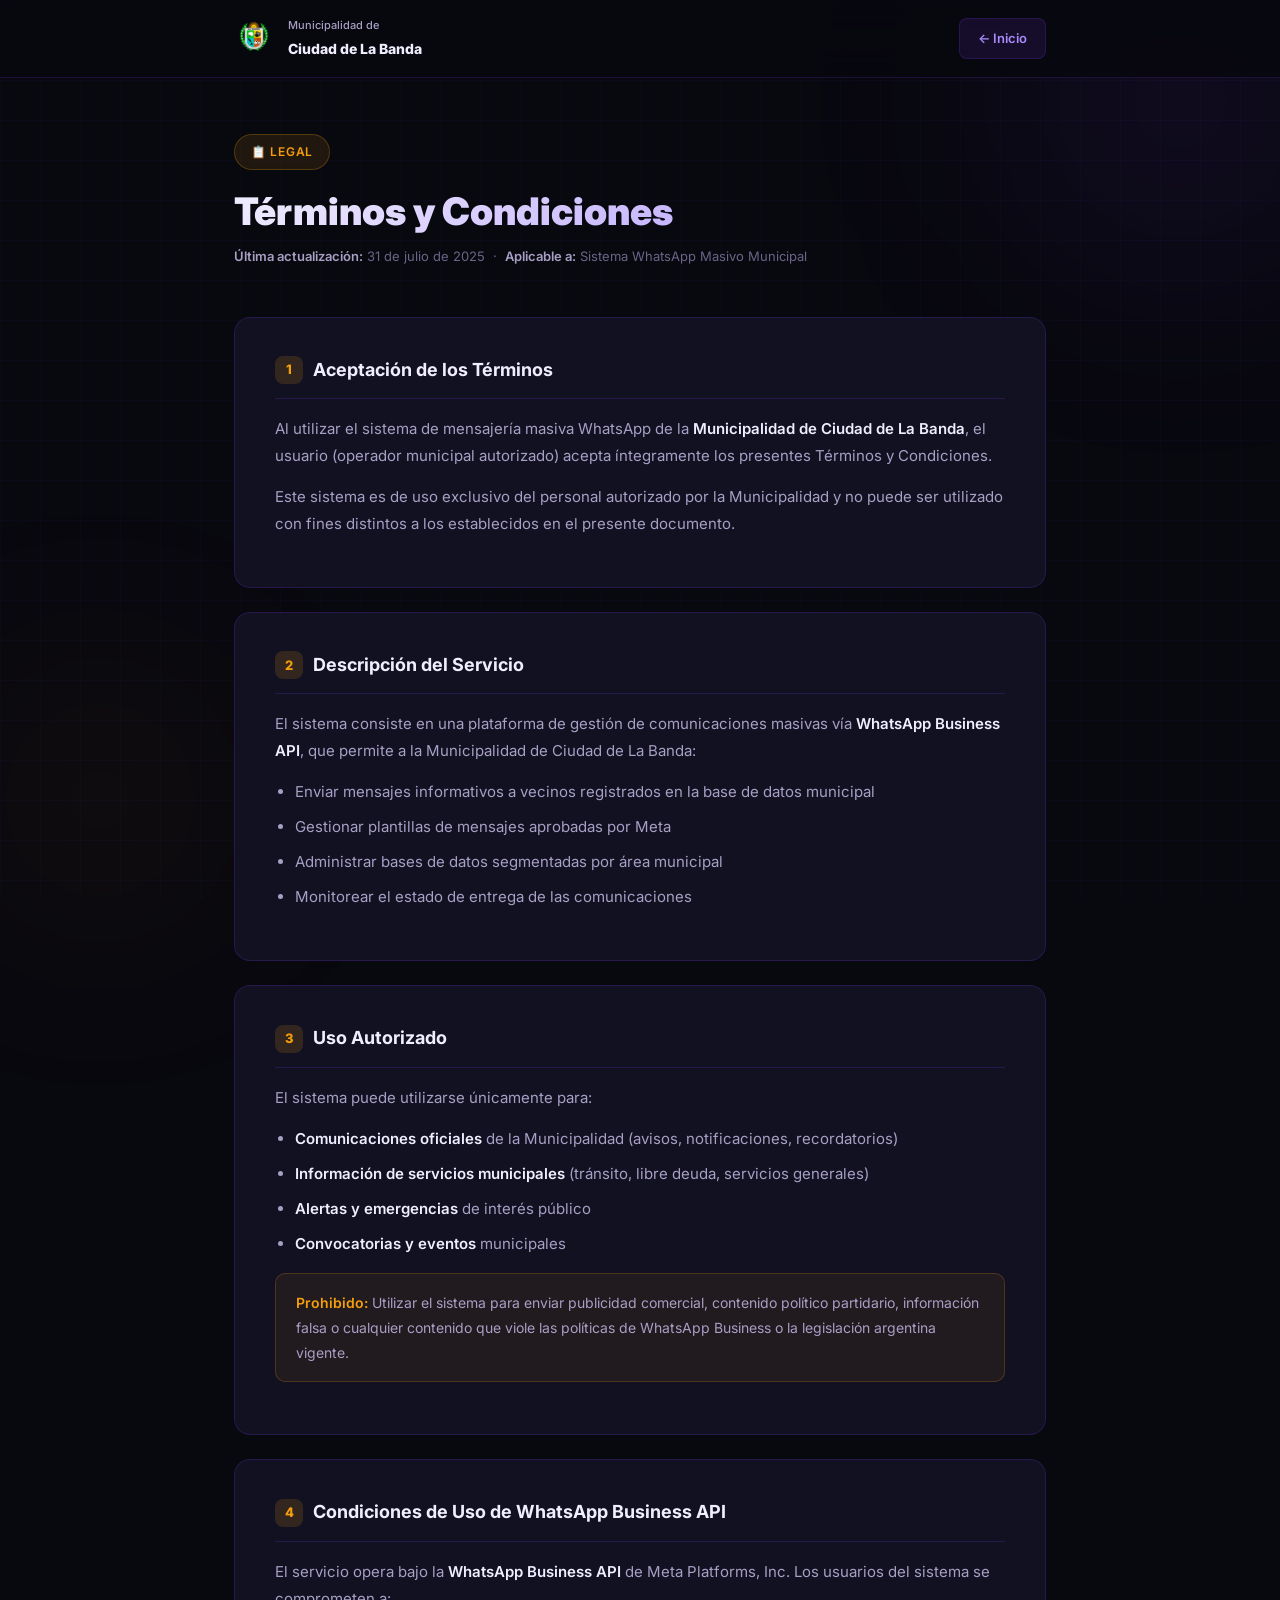
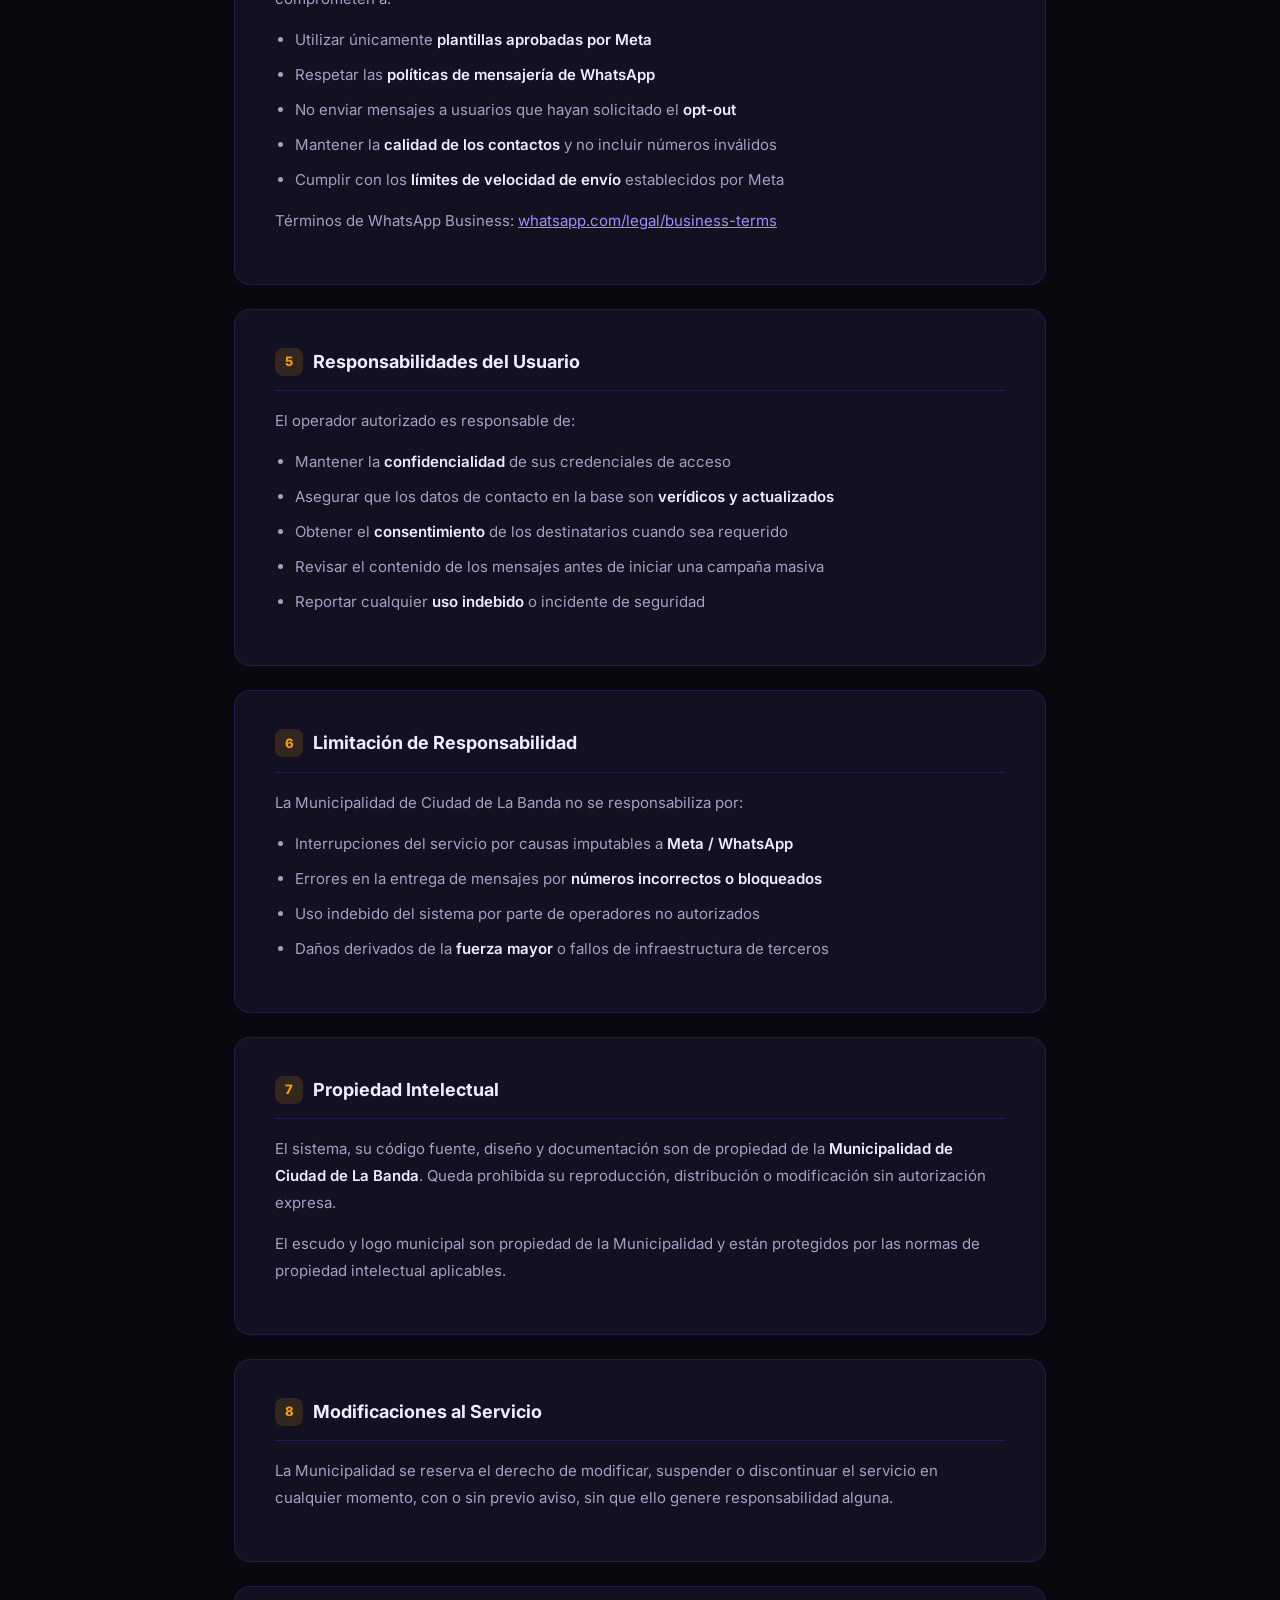
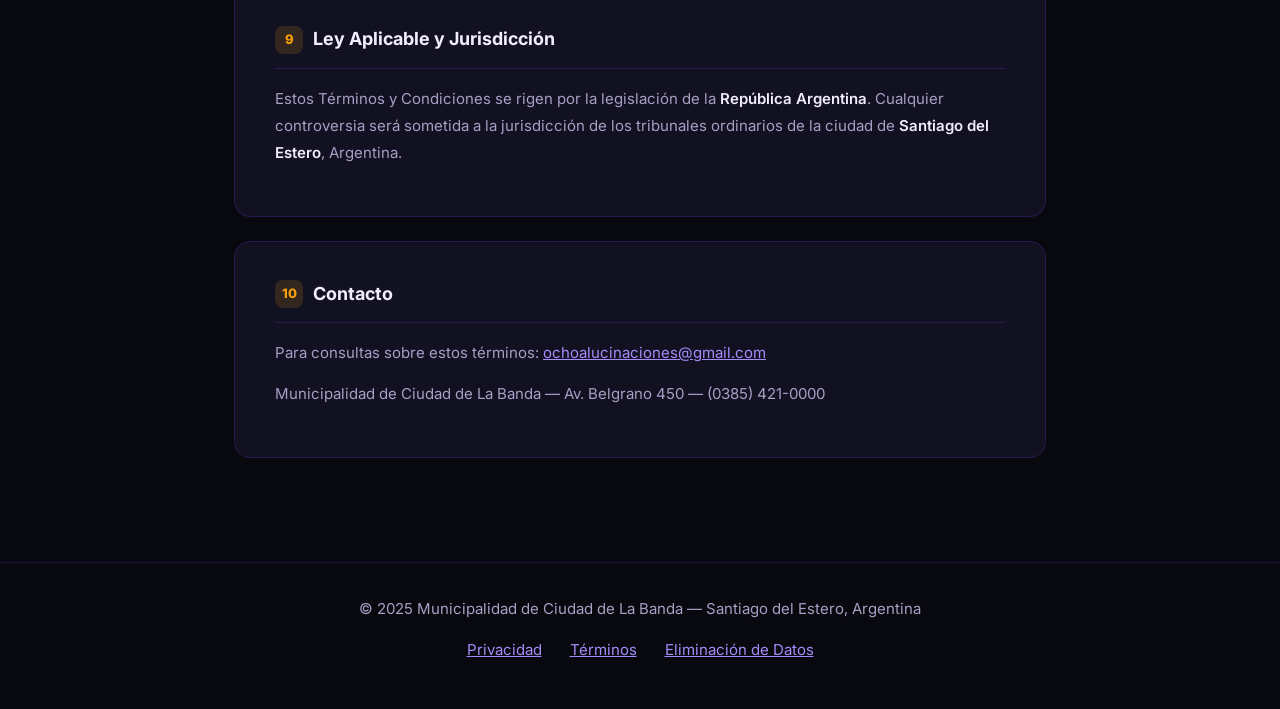
<file: terminos.html>
<!DOCTYPE html>
<html lang="es">
<head>
  <meta charset="UTF-8">
  <meta name="viewport" content="width=device-width, initial-scale=1.0">
  <title>Términos y Condiciones — Municipalidad de Ciudad de La Banda</title>
  <meta name="description" content="Términos y Condiciones del servicio de mensajería WhatsApp de la Municipalidad de Ciudad de La Banda.">
  <link rel="icon" type="image/png" href="favicon64.png">
  <link rel="preconnect" href="https://fonts.googleapis.com">
  <link href="https://fonts.googleapis.com/css2?family=Inter:wght@300;400;500;600;700;800&display=swap" rel="stylesheet">
  <style>
    :root {
      --lavanda: #7c3aed; --lavanda-light: #a78bfa; --gold: #f59e0b;
      --bg: #08080f; --bg-card: #111122; --border: rgba(124,58,237,0.2);
      --text: #f0edff; --muted: #a89fc4; --dim: #6b6488;
    }
    *, *::before, *::after { box-sizing: border-box; margin: 0; padding: 0; }
    body { font-family: 'Inter', sans-serif; background: var(--bg); color: var(--text); line-height: 1.8; -webkit-font-smoothing: antialiased; }
    .bg-grid { position: fixed; inset: 0; z-index: 0; pointer-events: none;
      background-image: linear-gradient(rgba(124,58,237,0.04) 1px, transparent 1px), linear-gradient(90deg, rgba(124,58,237,0.04) 1px, transparent 1px);
      background-size: 40px 40px; }
    .glow { position: fixed; border-radius: 50%; filter: blur(100px); pointer-events: none; }
    .g1 { width: 500px; height: 500px; top: -150px; right: -150px; background: radial-gradient(circle, rgba(124,58,237,0.12), transparent 70%); }
    .g2 { width: 400px; height: 400px; bottom: -100px; left: -100px; background: radial-gradient(circle, rgba(245,158,11,0.07), transparent 70%); }
    header { position: sticky; top: 0; z-index: 100; background: rgba(8,8,15,0.85); backdrop-filter: blur(20px); border-bottom: 1px solid var(--border); padding: 16px 0; }
    .header-inner { max-width: 860px; margin: 0 auto; padding: 0 24px; display: flex; align-items: center; justify-content: space-between; }
    .logo-wrap { display: flex; align-items: center; gap: 14px; text-decoration: none; }
    .logo-wrap img { width: 40px; height: 40px; object-fit: contain; }
    .logo-text .org { font-size: 11px; color: var(--muted); font-weight: 500; }
    .logo-text .city { font-size: 14px; font-weight: 800; color: var(--text); }
    .back-btn { padding: 8px 18px; border-radius: 8px; background: rgba(124,58,237,0.12); border: 1px solid var(--border); color: var(--lavanda-light); font-size: 13px; font-weight: 600; text-decoration: none; transition: all 0.2s; }
    .back-btn:hover { background: rgba(124,58,237,0.22); }
    main { position: relative; z-index: 1; max-width: 860px; margin: 0 auto; padding: 56px 24px 80px; }
    .page-badge { display: inline-flex; align-items: center; gap: 8px; background: rgba(245,158,11,0.1); border: 1px solid rgba(245,158,11,0.25); border-radius: 99px; padding: 6px 16px; font-size: 12px; font-weight: 600; color: var(--gold); letter-spacing: 0.06em; text-transform: uppercase; margin-bottom: 20px; }
    h1 { font-size: 38px; font-weight: 900; line-height: 1.15; margin-bottom: 12px; background: linear-gradient(135deg, #f0edff, var(--lavanda-light)); -webkit-background-clip: text; -webkit-text-fill-color: transparent; background-clip: text; }
    .meta-info { font-size: 13px; color: var(--dim); margin-bottom: 48px; }
    .meta-info strong { color: var(--muted); }
    .card { background: var(--bg-card); border: 1px solid var(--border); border-radius: 16px; padding: 36px 40px; margin-bottom: 24px; }
    h2 { font-size: 18px; font-weight: 700; color: var(--text); margin-bottom: 16px; display: flex; align-items: center; gap: 10px; padding-bottom: 12px; border-bottom: 1px solid var(--border); }
    h2 .num { width: 28px; height: 28px; border-radius: 8px; background: rgba(245,158,11,0.15); color: var(--gold); font-size: 13px; font-weight: 800; display: flex; align-items: center; justify-content: center; flex-shrink: 0; }
    p { font-size: 15px; color: var(--muted); margin-bottom: 14px; }
    ul { padding-left: 20px; margin-bottom: 14px; }
    ul li { font-size: 15px; color: var(--muted); margin-bottom: 8px; }
    strong { color: var(--text); font-weight: 600; }
    a { color: var(--lavanda-light); }
    .highlight { background: rgba(245,158,11,0.07); border: 1px solid rgba(245,158,11,0.2); border-radius: 10px; padding: 16px 20px; margin: 16px 0; font-size: 14px; color: var(--muted); }
    .highlight strong { color: var(--gold); }
    footer { text-align: center; padding: 32px 24px; border-top: 1px solid var(--border); font-size: 13px; color: var(--dim); position: relative; z-index: 1; }
  </style>
</head>
<body>
<div class="bg-grid"></div>
<div class="glow g1"></div>
<div class="glow g2"></div>

<header>
  <div class="header-inner">
    <a class="logo-wrap" href="inicio.html">
      <img src="logo-sm.png" alt="Escudo La Banda">
      <div class="logo-text">
        <div class="org">Municipalidad de</div>
        <div class="city">Ciudad de La Banda</div>
      </div>
    </a>
    <a class="back-btn" href="inicio.html">← Inicio</a>
  </div>
</header>

<main>
  <div class="page-badge">📋 Legal</div>
  <h1>Términos y Condiciones</h1>
  <p class="meta-info"><strong>Última actualización:</strong> 31 de julio de 2025 &nbsp;·&nbsp; <strong>Aplicable a:</strong> Sistema WhatsApp Masivo Municipal</p>

  <div class="card">
    <h2><span class="num">1</span>Aceptación de los Términos</h2>
    <p>Al utilizar el sistema de mensajería masiva WhatsApp de la <strong>Municipalidad de Ciudad de La Banda</strong>, el usuario (operador municipal autorizado) acepta íntegramente los presentes Términos y Condiciones.</p>
    <p>Este sistema es de uso exclusivo del personal autorizado por la Municipalidad y no puede ser utilizado con fines distintos a los establecidos en el presente documento.</p>
  </div>

  <div class="card">
    <h2><span class="num">2</span>Descripción del Servicio</h2>
    <p>El sistema consiste en una plataforma de gestión de comunicaciones masivas vía <strong>WhatsApp Business API</strong>, que permite a la Municipalidad de Ciudad de La Banda:</p>
    <ul>
      <li>Enviar mensajes informativos a vecinos registrados en la base de datos municipal</li>
      <li>Gestionar plantillas de mensajes aprobadas por Meta</li>
      <li>Administrar bases de datos segmentadas por área municipal</li>
      <li>Monitorear el estado de entrega de las comunicaciones</li>
    </ul>
  </div>

  <div class="card">
    <h2><span class="num">3</span>Uso Autorizado</h2>
    <p>El sistema puede utilizarse únicamente para:</p>
    <ul>
      <li><strong>Comunicaciones oficiales</strong> de la Municipalidad (avisos, notificaciones, recordatorios)</li>
      <li><strong>Información de servicios municipales</strong> (tránsito, libre deuda, servicios generales)</li>
      <li><strong>Alertas y emergencias</strong> de interés público</li>
      <li><strong>Convocatorias y eventos</strong> municipales</li>
    </ul>
    <div class="highlight"><strong>Prohibido:</strong> Utilizar el sistema para enviar publicidad comercial, contenido político partidario, información falsa o cualquier contenido que viole las políticas de WhatsApp Business o la legislación argentina vigente.</div>
  </div>

  <div class="card">
    <h2><span class="num">4</span>Condiciones de Uso de WhatsApp Business API</h2>
    <p>El servicio opera bajo la <strong>WhatsApp Business API</strong> de Meta Platforms, Inc. Los usuarios del sistema se comprometen a:</p>
    <ul>
      <li>Utilizar únicamente <strong>plantillas aprobadas por Meta</strong></li>
      <li>Respetar las <strong>políticas de mensajería de WhatsApp</strong></li>
      <li>No enviar mensajes a usuarios que hayan solicitado el <strong>opt-out</strong></li>
      <li>Mantener la <strong>calidad de los contactos</strong> y no incluir números inválidos</li>
      <li>Cumplir con los <strong>límites de velocidad de envío</strong> establecidos por Meta</li>
    </ul>
    <p>Términos de WhatsApp Business: <a href="https://www.whatsapp.com/legal/business-terms" target="_blank" rel="noopener">whatsapp.com/legal/business-terms</a></p>
  </div>

  <div class="card">
    <h2><span class="num">5</span>Responsabilidades del Usuario</h2>
    <p>El operador autorizado es responsable de:</p>
    <ul>
      <li>Mantener la <strong>confidencialidad</strong> de sus credenciales de acceso</li>
      <li>Asegurar que los datos de contacto en la base son <strong>verídicos y actualizados</strong></li>
      <li>Obtener el <strong>consentimiento</strong> de los destinatarios cuando sea requerido</li>
      <li>Revisar el contenido de los mensajes antes de iniciar una campaña masiva</li>
      <li>Reportar cualquier <strong>uso indebido</strong> o incidente de seguridad</li>
    </ul>
  </div>

  <div class="card">
    <h2><span class="num">6</span>Limitación de Responsabilidad</h2>
    <p>La Municipalidad de Ciudad de La Banda no se responsabiliza por:</p>
    <ul>
      <li>Interrupciones del servicio por causas imputables a <strong>Meta / WhatsApp</strong></li>
      <li>Errores en la entrega de mensajes por <strong>números incorrectos o bloqueados</strong></li>
      <li>Uso indebido del sistema por parte de operadores no autorizados</li>
      <li>Daños derivados de la <strong>fuerza mayor</strong> o fallos de infraestructura de terceros</li>
    </ul>
  </div>

  <div class="card">
    <h2><span class="num">7</span>Propiedad Intelectual</h2>
    <p>El sistema, su código fuente, diseño y documentación son de propiedad de la <strong>Municipalidad de Ciudad de La Banda</strong>. Queda prohibida su reproducción, distribución o modificación sin autorización expresa.</p>
    <p>El escudo y logo municipal son propiedad de la Municipalidad y están protegidos por las normas de propiedad intelectual aplicables.</p>
  </div>

  <div class="card">
    <h2><span class="num">8</span>Modificaciones al Servicio</h2>
    <p>La Municipalidad se reserva el derecho de modificar, suspender o discontinuar el servicio en cualquier momento, con o sin previo aviso, sin que ello genere responsabilidad alguna.</p>
  </div>

  <div class="card">
    <h2><span class="num">9</span>Ley Aplicable y Jurisdicción</h2>
    <p>Estos Términos y Condiciones se rigen por la legislación de la <strong>República Argentina</strong>. Cualquier controversia será sometida a la jurisdicción de los tribunales ordinarios de la ciudad de <strong>Santiago del Estero</strong>, Argentina.</p>
  </div>

  <div class="card">
    <h2><span class="num">10</span>Contacto</h2>
    <p>Para consultas sobre estos términos: <a href="mailto:ochoalucinaciones@gmail.com">ochoalucinaciones@gmail.com</a></p>
    <p>Municipalidad de Ciudad de La Banda — Av. Belgrano 450 — (0385) 421-0000</p>
  </div>
</main>

<footer>
  <p>© 2025 Municipalidad de Ciudad de La Banda — Santiago del Estero, Argentina</p>
  <p style="margin-top:8px">
    <a href="privacidad.html" style="color:var(--lavanda-light);margin:0 12px">Privacidad</a>
    <a href="terminos.html" style="color:var(--lavanda-light);margin:0 12px">Términos</a>
    <a href="eliminacion-datos.html" style="color:var(--lavanda-light);margin:0 12px">Eliminación de Datos</a>
  </p>
</footer>
</body>
</html>
</file>
